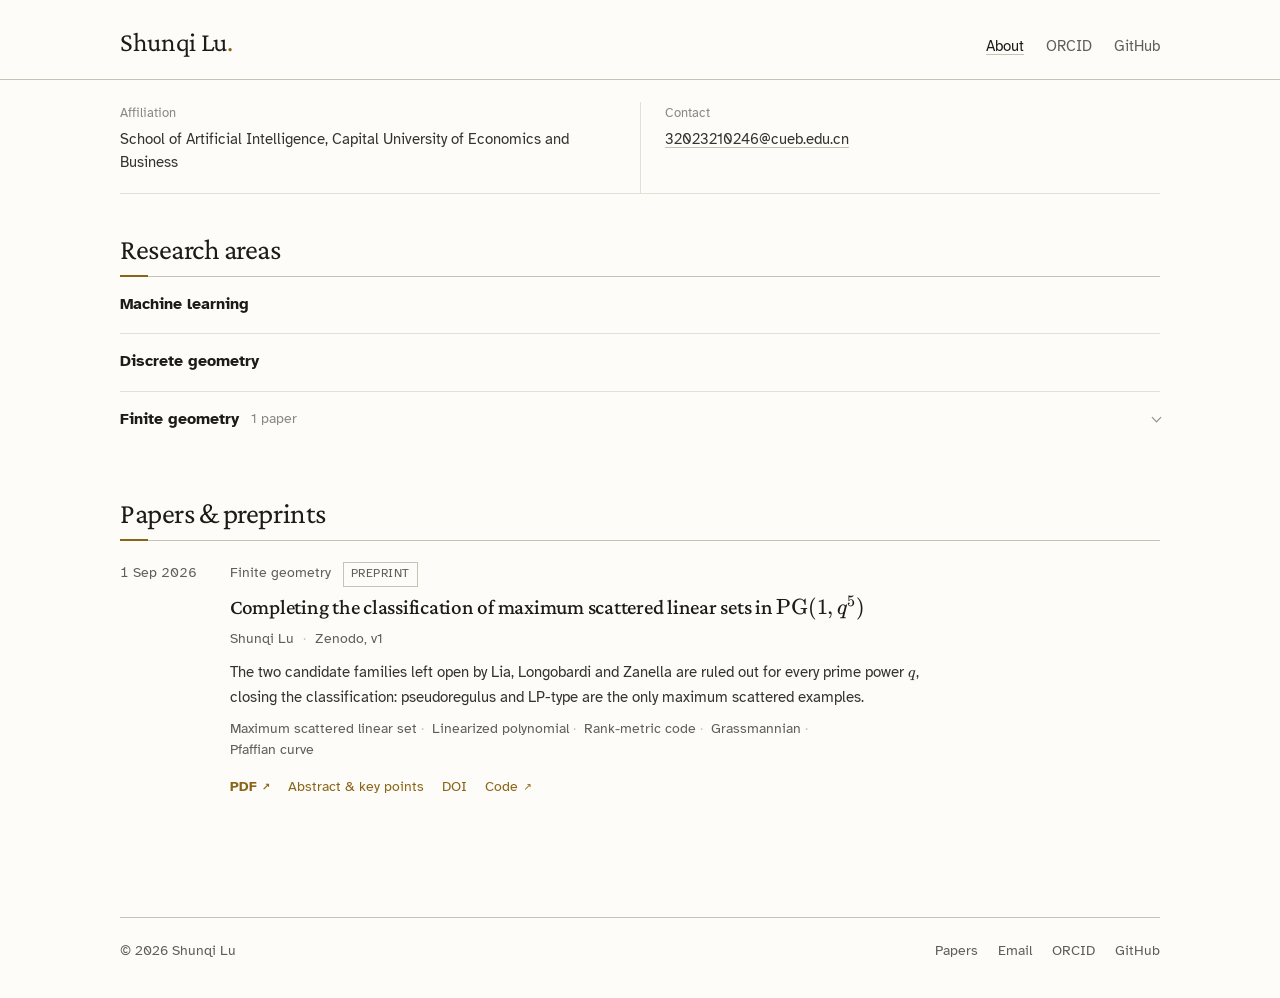
<file: index.html>
<!doctype html>
<html lang="en">
<head>
  <meta charset="utf-8">
  <meta name="viewport" content="width=device-width, initial-scale=1">
  <title>Shunqi Lu | Machine Learning, Discrete &amp; Finite Geometry</title>
  <meta name="description" content="Academic homepage of Shunqi Lu at Capital University of Economics and Business. Papers on neural network approximation, discrete geometry, and finite geometry.">
  <meta name="author" content="Shunqi Lu">
  <meta property="og:site_name" content="Shunqi Lu">
  <meta name="robots" content="index, follow">
  <meta name="theme-color" content="#fdfcf9" media="(prefers-color-scheme: light)">
  <meta name="theme-color" content="#161614" media="(prefers-color-scheme: dark)">
  <link rel="canonical" href="https://shunqilu.github.io/">
  <link rel="preload" href="/assets/fonts/crimson-pro-roman.woff2" as="font" type="font/woff2" crossorigin>
  <link rel="preload" href="/assets/fonts/atkinson-hyperlegible-regular.woff2" as="font" type="font/woff2" crossorigin>
  <link rel="stylesheet" href="/assets/katex/katex.min.css?v=20260914-sfogliato">
  <link rel="stylesheet" href="/assets/style.css?v=20260914-sfogliato">
  <link rel="icon" href="/assets/favicon.svg?v=20260914-sfogliato" type="image/svg+xml">
  <!-- KaTeX is vendored, so formulae do not depend on a third-party host. Both
       files must load before site.js, which calls the auto-render extension. -->
  <script src="/assets/katex/katex.min.js?v=20260914-sfogliato" defer></script>
  <script src="/assets/katex/auto-render.min.js?v=20260914-sfogliato" defer></script>
  <script src="/assets/site.js?v=20260914-sfogliato" defer></script>
  <script type="application/ld+json">{"@context": "https://schema.org", "@type": "Person", "name": "Shunqi Lu", "url": "https://shunqilu.github.io/", "email": "mailto:32023210246@cueb.edu.cn", "affiliation": {"@type": "Organization", "name": "School of Artificial Intelligence, Capital University of Economics and Business"}, "sameAs": ["https://orcid.org/0009-0005-8251-2070", "https://github.com/ShunqiLu"], "knowsAbout": ["Machine learning", "Discrete geometry", "Finite geometry"]}</script>
  <script type="application/ld+json">{"@context": "https://schema.org", "@type": "WebSite", "name": "Shunqi Lu", "alternateName": "ShunqiLu", "url": "https://shunqilu.github.io/"}</script>
  <meta name="google-site-verification" content="ZRZrirURe-KQA08N1yXr4s3YXLZvuO_gu1a-0cFbOYM">
</head>
<body>
  <a class="skip-link" href="#papers">Skip to the publication list</a>

  <header class="masthead">
    <div class="shell masthead-inner">
      <h1 class="mast-name"><a href="/">Shunqi Lu<span class="dot" aria-hidden="true">.</span></a></h1>
      <nav class="mast-nav" aria-label="Main navigation">
        <a href="/" aria-current="page">About</a>
        <a href="https://orcid.org/0009-0005-8251-2070" rel="me">ORCID</a>
        <a href="https://github.com/ShunqiLu" rel="me">GitHub</a>
      </nav>
    </div>
  </header>

  <div class="shell">
    <dl class="dateline">
      <div>
        <dt>Affiliation</dt>
        <dd>School of Artificial Intelligence, Capital University of Economics and Business</dd>
      </div>
      <div>
        <dt>Contact</dt>
        <dd><a href="mailto:32023210246@cueb.edu.cn">32023210246@cueb.edu.cn</a></dd>
      </div>
    </dl>
  </div>

  <main id="main">
    <!-- Research areas. Add or remove one .area block per area; each lists the papers
         filed under it, linked to their entry below. Any number of areas or papers.
         Non-ASCII text is written as character entities on purpose: it keeps these
         files pure ASCII and therefore immune to editor encoding accidents. -->
    <section class="shell section" aria-labelledby="research-heading">
      <div class="section-head">
        <h2 class="section-title" id="research-heading">Research areas</h2>
      </div>
      <dl class="areas">
        <div class="area">
          <dt class="area-head">
            <span class="area-name">Machine learning</span>
          </dt>
          <dd class="area-drop"></dd>
        </div>
        <div class="area">
          <dt class="area-head">
            <span class="area-name">Discrete geometry</span>
          </dt>
          <dd class="area-drop"></dd>
        </div>
        <div class="area">
          <dt class="area-head">
            <span class="area-name">Finite geometry</span>
            <span class="area-count" data-area-count></span>
            <span class="area-cue" aria-hidden="true"></span>
          </dt>
          <dd class="area-drop">
            <ul class="area-papers">
              <li><a href="#p-scattered-linear-sets">Completing the classification of maximum scattered linear sets in \(\mathrm{PG}(1, q^5)\)</a></li>
            </ul>
          </dd>
        </div>
      </dl>
    </section>

    <!-- Publication list, newest first. To add a paper, copy one <article class="paper-card">
         block and give it an id, then reference that id from its research areas above. -->
    <section class="shell section" id="papers" aria-labelledby="papers-heading">
      <div class="section-head">
        <h2 class="section-title" id="papers-heading">Papers &amp; preprints</h2>
      </div>
      <div class="paper-grid">
        <article class="paper-card" id="p-scattered-linear-sets">
          <p class="paper-date"><time datetime="2026-09-01">1 Sep 2026</time></p>
          <div>
            <div class="paper-tagline">
              <p class="paper-field">Finite geometry</p>
              <p class="badge">Preprint</p>
            </div>
            <h2 class="paper-title"><a href="/publications/maximum-scattered-linear-sets-pg1q5.html">Completing the classification of maximum scattered linear sets in \(\mathrm{PG}(1, q^5)\)</a></h2>
            <p class="paper-byline">Shunqi Lu <span class="sep" aria-hidden="true">&middot;</span> Zenodo, v1</p>
            <p class="paper-summary">The two candidate families left open by Lia, Longobardi and Zanella are ruled out for every prime power \(q\), closing the classification: pseudoregulus and LP-type are the only maximum scattered examples.</p>
            <ul class="tag-list">
              <li>Maximum scattered linear set</li>
              <li>Linearized polynomial</li>
              <li>Rank-metric code</li>
              <li>Grassmannian</li>
              <li>Pfaffian curve</li>
            </ul>
            <div class="paper-links">
              <a class="link-pdf" href="/publications/classification_maximum_scattered_linear_sets_PG1q5.pdf" type="application/pdf">PDF <span class="arrow" aria-hidden="true">&#8599;</span></a>
              <a href="/publications/maximum-scattered-linear-sets-pg1q5.html">Abstract &amp; key points</a>
              <a href="https://doi.org/10.5281/zenodo.22232593">DOI</a>
              <a href="https://github.com/ShunqiLu/maximum-scattered-linear-sets-pg1q5">Code <span class="arrow" aria-hidden="true">&#8599;</span></a>
            </div>
          </div>
        </article>
      </div>
    </section>
  </main>

  <div class="shell">
    <footer class="site-footer">
      <p>&copy; 2026 Shunqi Lu</p>
      <div class="footer-links">
        <a href="#papers">Papers</a>
        <a href="mailto:32023210246@cueb.edu.cn">Email</a>
        <a href="https://orcid.org/0009-0005-8251-2070" rel="me">ORCID</a>
        <a href="https://github.com/ShunqiLu" rel="me">GitHub</a>
      </div>
    </footer>
  </div>
</body>
</html>
</file>
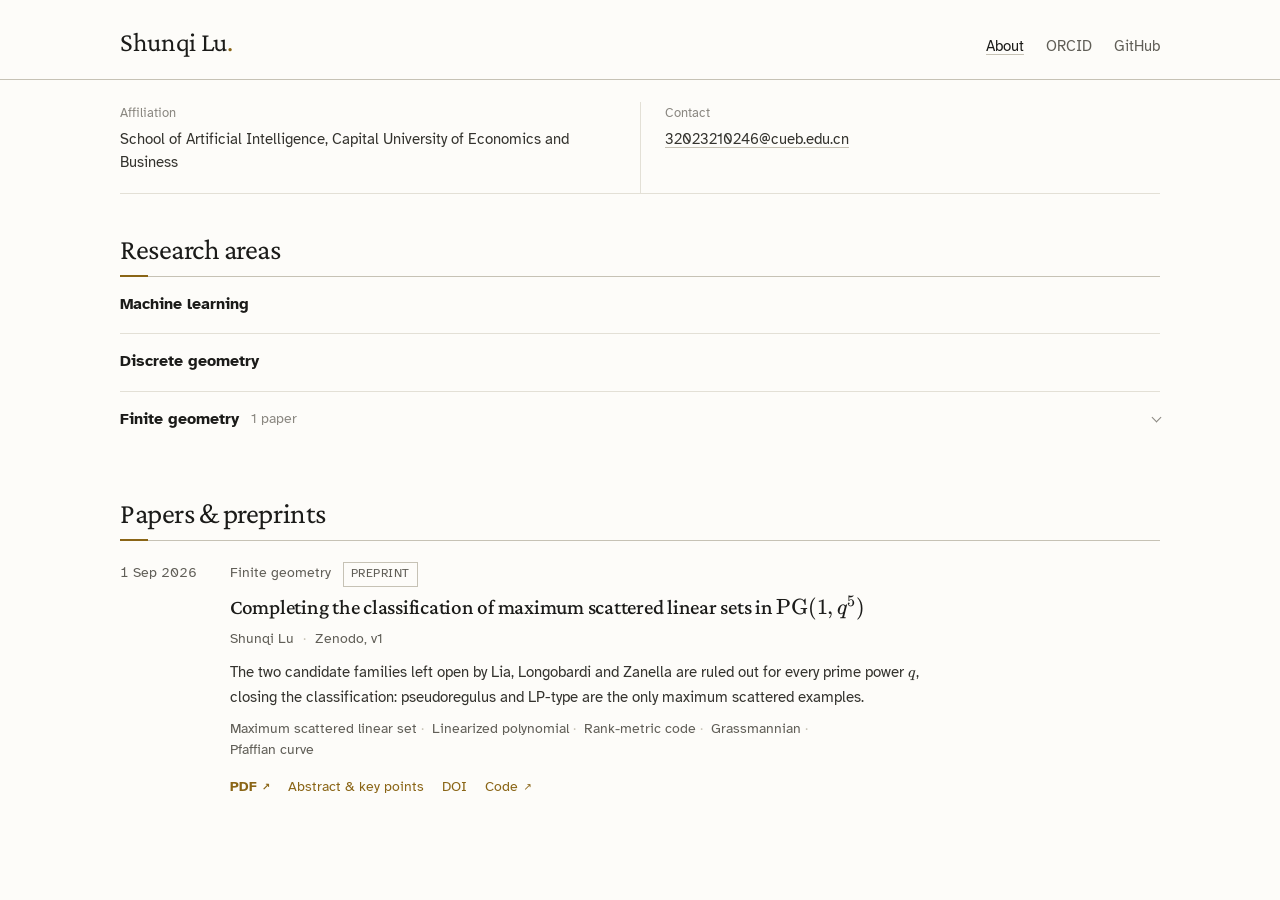
<file: publications/index.html>
<!doctype html>
<html lang="en">
<head>
  <meta charset="utf-8">
  <meta name="viewport" content="width=device-width, initial-scale=1">
  <title>Papers | Shunqi Lu</title>
  <meta name="description" content="The publication list now lives on the homepage.">
  <meta name="author" content="Shunqi Lu">
  <meta property="og:site_name" content="Shunqi Lu">
  <!-- This address was published before the list moved to the homepage, so it is kept
       alive as a redirect rather than deleted. -->
  <meta name="robots" content="noindex, follow">
  <meta http-equiv="refresh" content="0; url=/#papers">
  <meta name="theme-color" content="#fdfcf9" media="(prefers-color-scheme: light)">
  <meta name="theme-color" content="#161614" media="(prefers-color-scheme: dark)">
  <link rel="canonical" href="https://shunqilu.github.io/">
  <link rel="stylesheet" href="/assets/style.css?v=20260914-sfogliato">
  <link rel="icon" href="/assets/favicon.svg?v=20260914-sfogliato" type="image/svg+xml">
</head>
<body>
  <header class="masthead">
    <div class="shell masthead-inner">
      <p class="mast-name"><a href="/">Shunqi Lu<span class="dot" aria-hidden="true">.</span></a></p>
      <nav class="mast-nav" aria-label="Main navigation">
        <a href="/">About</a>
        <a href="https://orcid.org/0009-0005-8251-2070" rel="me">ORCID</a>
        <a href="https://github.com/ShunqiLu" rel="me">GitHub</a>
      </nav>
    </div>
  </header>

  <main id="main" class="shell">
    <header class="page-hero">
      <h1 class="page-title">The papers moved</h1>
      <p class="lead">The complete publication list is now on the <a href="/#papers">homepage</a>. You are being redirected there.</p>
      <div class="resources">
        <a class="btn btn-primary" href="/#papers">Go to the paper list</a>
      </div>
    </header>
  </main>

  <div class="shell">
    <footer class="site-footer">
      <p>© 2026 Shunqi Lu</p>
      <div class="footer-links">
        <a href="/">About</a>
        <a href="/#papers">Papers</a>
        <a href="mailto:32023210246@cueb.edu.cn">Email</a>
      </div>
    </footer>
  </div>
</body>
</html>
</file>
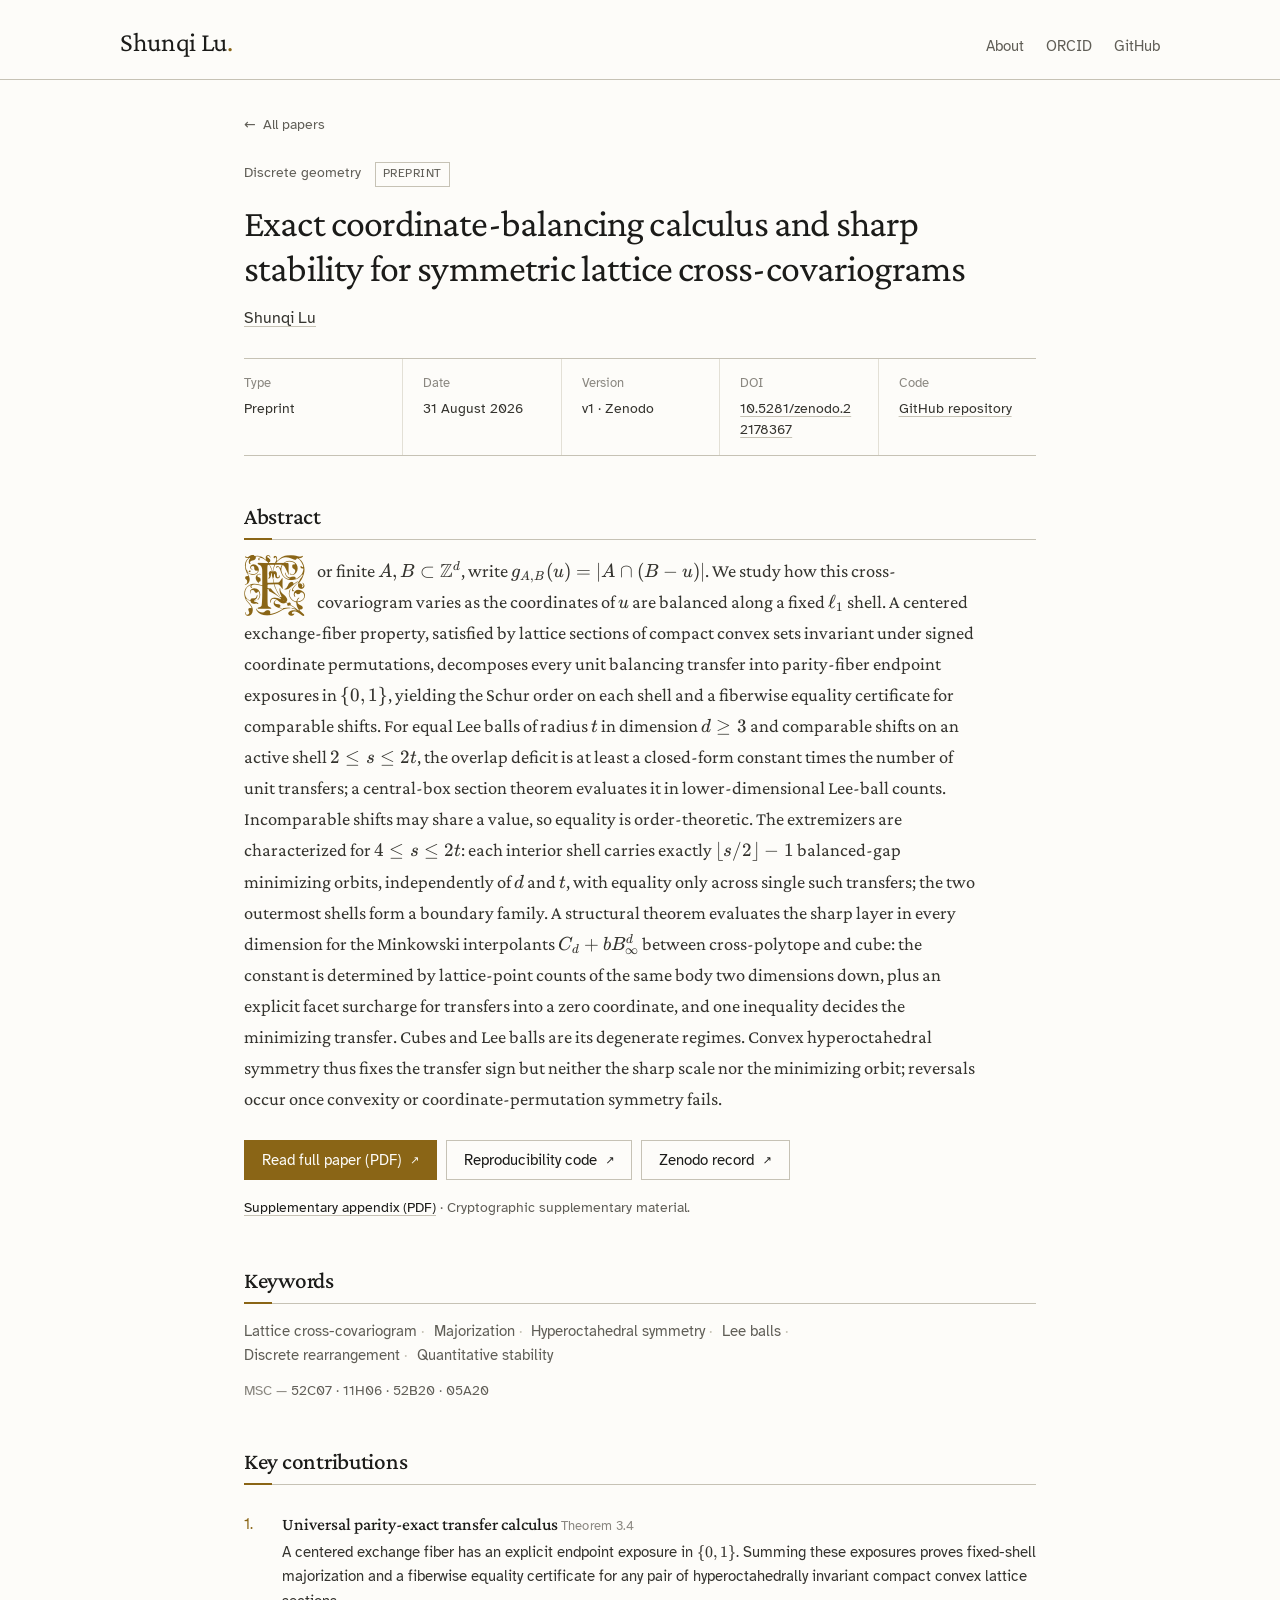
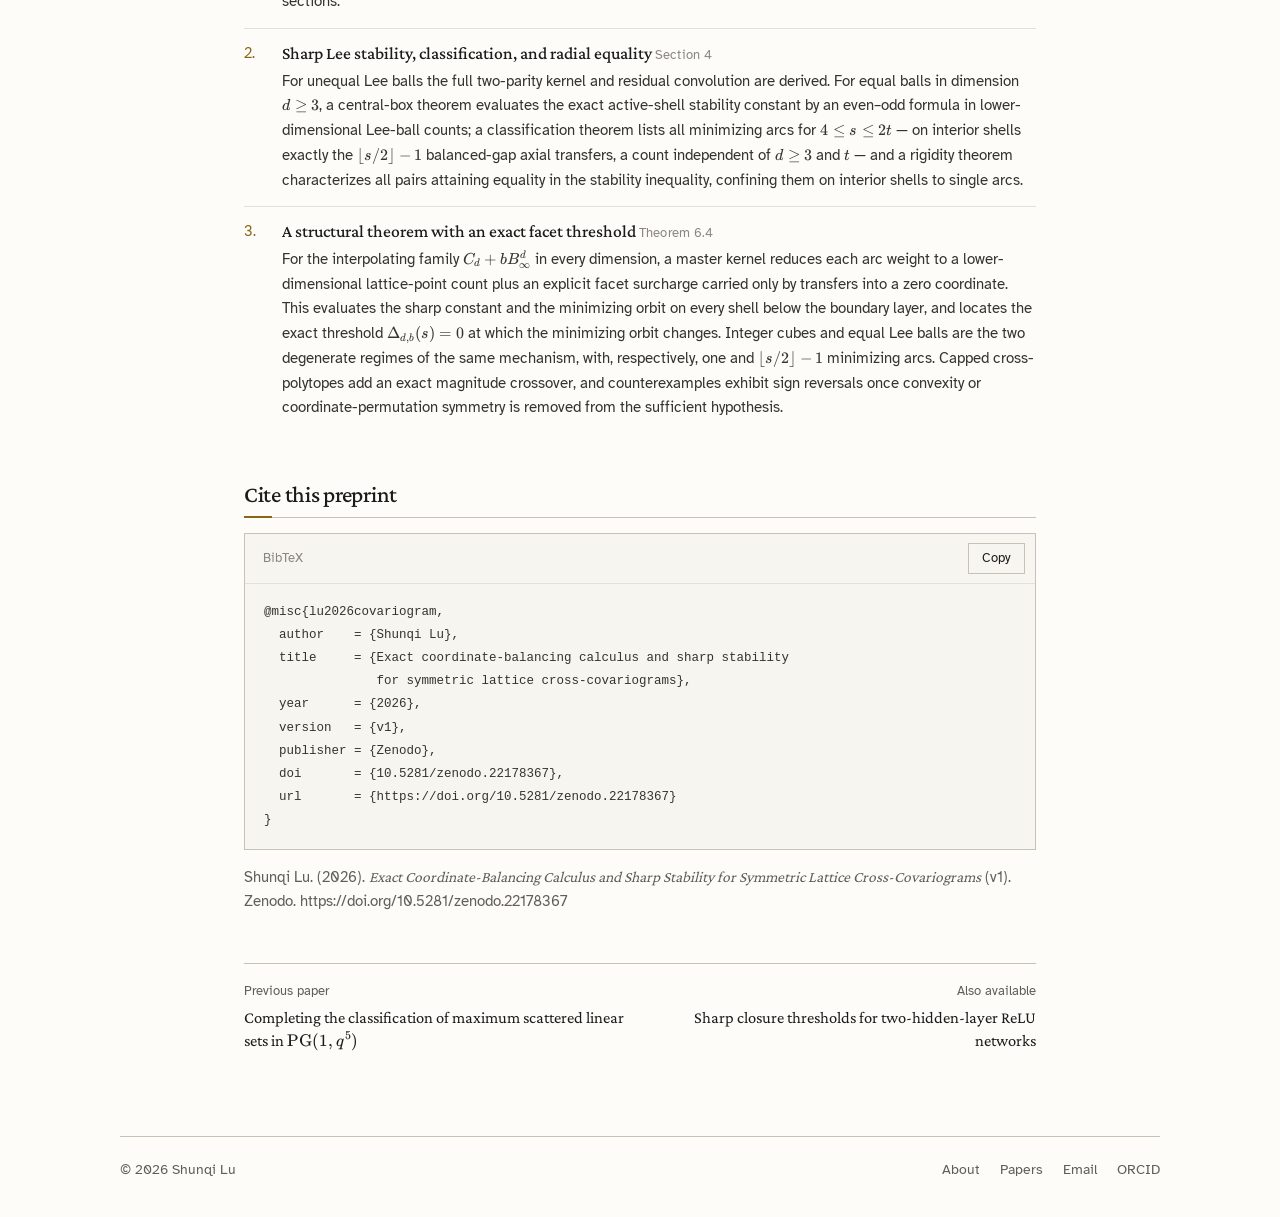
<file: publications/covariogram-balancing.html>
<!doctype html>
<html lang="en">
<head>
  <meta charset="utf-8">
  <meta name="viewport" content="width=device-width, initial-scale=1">
  <title>Exact coordinate-balancing calculus and sharp stability for symmetric lattice cross-covariograms | Shunqi Lu</title>
  <meta name="description" content="Balancing the coordinates of a shift along a fixed l1 shell never decreases lattice overlap: the exact transfer calculus, the sharp constant for Lee balls, and the minimizing orbits. Abstract, keywords, key contributions, PDF, and code.">
  <meta name="author" content="Shunqi Lu">
  <meta name="keywords" content="lattice cross-covariogram, majorization, hyperoctahedral symmetry, Lee balls, discrete rearrangement, quantitative stability">
  <meta property="og:site_name" content="Shunqi Lu">
  <meta name="robots" content="index, follow">
  <meta name="theme-color" content="#fdfcf9" media="(prefers-color-scheme: light)">
  <meta name="theme-color" content="#161614" media="(prefers-color-scheme: dark)">
  <link rel="canonical" href="https://shunqilu.github.io/publications/covariogram-balancing.html">
  <link rel="preload" href="/assets/fonts/crimson-pro-roman.woff2" as="font" type="font/woff2" crossorigin>
  <link rel="preload" href="/assets/fonts/atkinson-hyperlegible-regular.woff2" as="font" type="font/woff2" crossorigin>
  <link rel="stylesheet" href="/assets/katex/katex.min.css?v=20260914-sfogliato">
  <link rel="stylesheet" href="/assets/style.css?v=20260914-sfogliato">
  <link rel="icon" href="/assets/favicon.svg?v=20260914-sfogliato" type="image/svg+xml">
  <!-- KaTeX is vendored, so formulae do not depend on a third-party host. Both
       files must load before site.js, which calls the auto-render extension. -->
  <script src="/assets/katex/katex.min.js?v=20260914-sfogliato" defer></script>
  <script src="/assets/katex/auto-render.min.js?v=20260914-sfogliato" defer></script>
  <script src="/assets/site.js?v=20260914-sfogliato" defer></script>
  <meta name="citation_title" content="Exact coordinate-balancing calculus and sharp stability for symmetric lattice cross-covariograms">
  <meta name="citation_author" content="Shunqi Lu">
  <meta name="citation_publication_date" content="2026/08/31">
  <meta name="citation_pdf_url" content="https://shunqilu.github.io/publications/covariogram-balancing.pdf">
  <meta name="citation_doi" content="10.5281/zenodo.22178367">
  <meta name="citation_language" content="en">
  <meta name="citation_abstract_html_url" content="https://shunqilu.github.io/publications/covariogram-balancing.html">
  <meta name="citation_keywords" content="lattice cross-covariogram; majorization; hyperoctahedral symmetry; Lee balls; discrete rearrangement; quantitative stability">
</head>
<body>
  <a class="skip-link" href="#main">Skip to content</a>

  <header class="masthead">
    <div class="shell masthead-inner">
      <p class="mast-name"><a href="/">Shunqi Lu<span class="dot" aria-hidden="true">.</span></a></p>
      <nav class="mast-nav" aria-label="Main navigation">
        <a href="/">About</a>
        <a href="https://orcid.org/0009-0005-8251-2070" rel="me">ORCID</a>
        <a href="https://github.com/ShunqiLu" rel="me">GitHub</a>
      </nav>
    </div>
  </header>

  <main id="main">
    <article class="article">
      <a class="back-link" href="/#papers"><span class="arrow" aria-hidden="true">&larr;</span> All papers</a>

      <header>
        <div class="article-tagline">
          <p class="eyebrow">Discrete geometry</p>
          <p class="badge">Preprint</p>
        </div>
        <h1 class="article-title">Exact coordinate-balancing calculus and sharp stability for symmetric lattice cross-covariograms</h1>
        <p class="authors"><a href="/">Shunqi Lu</a></p>
        <dl class="fact-grid">
          <div>
            <dt>Type</dt>
            <dd>Preprint</dd>
          </div>
          <div>
            <dt>Date</dt>
            <dd><time datetime="2026-08-31">31 August 2026</time></dd>
          </div>
          <div>
            <dt>Version</dt>
            <dd>v1 &middot; Zenodo</dd>
          </div>
          <div>
            <dt>DOI</dt>
            <dd><a href="https://doi.org/10.5281/zenodo.22178367">10.5281/zenodo.22178367</a></dd>
          </div>
          <div>
            <dt>Code</dt>
            <dd><a href="https://github.com/ShunqiLu/covariogram-balancing">GitHub repository</a></dd>
          </div>
        </dl>
      </header>

      <!-- Abstract, keywords, and key contributions are taken from the paper itself.
           Formulae are LaTeX between \( and \), typeset by KaTeX; every symbol and
           every numeral belonging to an expression sits inside the delimiters so
           the whole expression is set in one face. Prose stays pure ASCII, with
           character entities for the few non-ASCII marks. -->
      <section class="block" aria-labelledby="abstract-heading">
        <div class="block-head"><h2 id="abstract-heading">Abstract</h2></div>
        <div class="abstract">
          <p>For finite \(A, B \subset \mathbb{Z}^d\), write \(g_{A,B}(u) = |A \cap (B - u)|\). We study how this cross-covariogram varies as the coordinates of \(u\) are balanced along a fixed \(\ell_1\) shell. A centered exchange-fiber property, satisfied by lattice sections of compact convex sets invariant under signed coordinate permutations, decomposes every unit balancing transfer into parity-fiber endpoint exposures in \(\{0, 1\}\), yielding the Schur order on each shell and a fiberwise equality certificate for comparable shifts. For equal Lee balls of radius \(t\) in dimension \(d \ge 3\) and comparable shifts on an active shell \(2 \le s \le 2t\), the overlap deficit is at least a closed-form constant times the number of unit transfers; a central-box section theorem evaluates it in lower-dimensional Lee-ball counts. Incomparable shifts may share a value, so equality is order-theoretic. The extremizers are characterized for \(4 \le s \le 2t\): each interior shell carries exactly \(\lfloor s/2 \rfloor - 1\) balanced-gap minimizing orbits, independently of \(d\) and \(t\), with equality only across single such transfers; the two outermost shells form a boundary family. A structural theorem evaluates the sharp layer in every dimension for the Minkowski interpolants \(C_d + bB^d_\infty\) between cross-polytope and cube: the constant is determined by lattice-point counts of the same body two dimensions down, plus an explicit facet surcharge for transfers into a zero coordinate, and one inequality decides the minimizing transfer. Cubes and Lee balls are its degenerate regimes. Convex hyperoctahedral symmetry thus fixes the transfer sign but neither the sharp scale nor the minimizing orbit; reversals occur once convexity or coordinate-permutation symmetry fails.</p>
        </div>
        <div class="resources">
          <a class="btn btn-primary" href="/publications/covariogram-balancing.pdf" type="application/pdf">Read full paper (PDF) <span class="arrow" aria-hidden="true">&#8599;</span></a>
          <a class="btn" href="https://github.com/ShunqiLu/covariogram-balancing">Reproducibility code <span class="arrow" aria-hidden="true">&#8599;</span></a>
          <a class="btn" href="https://doi.org/10.5281/zenodo.22178367">Zenodo record <span class="arrow" aria-hidden="true">&#8599;</span></a>
        </div>
        <p class="supplement"><a href="/publications/online_resource_crypto.pdf" type="application/pdf">Supplementary appendix (PDF)</a> &middot; Cryptographic supplementary material.</p>
      </section>

      <section class="block" aria-labelledby="keywords-heading">
        <div class="block-head"><h2 id="keywords-heading">Keywords</h2></div>
        <ul class="tag-list is-roomy">
          <li>Lattice cross-covariogram</li>
          <li>Majorization</li>
          <li>Hyperoctahedral symmetry</li>
          <li>Lee balls</li>
          <li>Discrete rearrangement</li>
          <li>Quantitative stability</li>
        </ul>
        <p class="msc"><span>MSC &mdash;</span> 52C07 &middot; 11H06 &middot; 52B20 &middot; 05A20</p>
      </section>

      <!-- The three contributions the paper states in its own Section 1.1. -->
      <section class="block" aria-labelledby="keypoints-heading">
        <div class="block-head"><h2 id="keypoints-heading">Key contributions</h2></div>
        <ol class="keypoints">
          <li>
            <div>
              <strong>Universal parity-exact transfer calculus <span class="ref">Theorem 3.4</span></strong>
              <p>A centered exchange fiber has an explicit endpoint exposure in \(\{0, 1\}\). Summing these exposures proves fixed-shell majorization and a fiberwise equality certificate for any pair of hyperoctahedrally invariant compact convex lattice sections.</p>
            </div>
          </li>
          <li>
            <div>
              <strong>Sharp Lee stability, classification, and radial equality <span class="ref">Section 4</span></strong>
              <p>For unequal Lee balls the full two-parity kernel and residual convolution are derived. For equal balls in dimension \(d \ge 3\), a central-box theorem evaluates the exact active-shell stability constant by an even&ndash;odd formula in lower-dimensional Lee-ball counts; a classification theorem lists all minimizing arcs for \(4 \le s \le 2t\) &mdash; on interior shells exactly the \(\lfloor s/2 \rfloor - 1\) balanced-gap axial transfers, a count independent of \(d \ge 3\) and \(t\) &mdash; and a rigidity theorem characterizes all pairs attaining equality in the stability inequality, confining them on interior shells to single arcs.</p>
            </div>
          </li>
          <li>
            <div>
              <strong>A structural theorem with an exact facet threshold <span class="ref">Theorem 6.4</span></strong>
              <p>For the interpolating family \(C_d + bB^d_\infty\) in every dimension, a master kernel reduces each arc weight to a lower-dimensional lattice-point count plus an explicit facet surcharge carried only by transfers into a zero coordinate. This evaluates the sharp constant and the minimizing orbit on every shell below the boundary layer, and locates the exact threshold \(\Delta_{d,b}(s) = 0\) at which the minimizing orbit changes. Integer cubes and equal Lee balls are the two degenerate regimes of the same mechanism, with, respectively, one and \(\lfloor s/2 \rfloor - 1\) minimizing arcs. Capped cross-polytopes add an exact magnitude crossover, and counterexamples exhibit sign reversals once convexity or coordinate-permutation symmetry is removed from the sufficient hypothesis.</p>
            </div>
          </li>
        </ol>
      </section>

      <section class="block" aria-labelledby="cite-heading">
        <div class="block-head"><h2 id="cite-heading">Cite this preprint</h2></div>
        <div class="bib">
          <div class="bib-head">
            <p>BibTeX</p>
            <button class="copy-btn" type="button" data-copy-target="#bib-covariogram" hidden>Copy</button>
          </div>
          <pre id="bib-covariogram"><code>@misc{lu2026covariogram,
  author    = {Shunqi Lu},
  title     = {Exact coordinate-balancing calculus and sharp stability
               for symmetric lattice cross-covariograms},
  year      = {2026},
  version   = {v1},
  publisher = {Zenodo},
  doi       = {10.5281/zenodo.22178367},
  url       = {https://doi.org/10.5281/zenodo.22178367}
}</code></pre>
        </div>
        <p class="cite-plain">Shunqi Lu. (2026). <i>Exact Coordinate-Balancing Calculus and Sharp Stability for Symmetric Lattice Cross-Covariograms</i> (v1). Zenodo. https://doi.org/10.5281/zenodo.22178367</p>
      </section>

      <nav class="paper-nav" aria-label="Other papers">
        <a href="/publications/maximum-scattered-linear-sets-pg1q5.html">
          <span class="dir">Previous paper</span>
          <span class="label">Completing the classification of maximum scattered linear sets in \(\mathrm{PG}(1, q^5)\)</span>
        </a>
        <a class="is-next" href="/publications/sharp-closure-thresholds.html">
          <span class="dir">Also available</span>
          <span class="label">Sharp closure thresholds for two-hidden-layer ReLU networks</span>
        </a>
      </nav>
    </article>
  </main>

  <div class="shell">
    <footer class="site-footer">
      <p>&copy; 2026 Shunqi Lu</p>
      <div class="footer-links">
        <a href="/">About</a>
        <a href="/#papers">Papers</a>
        <a href="mailto:32023210246@cueb.edu.cn">Email</a>
        <a href="https://orcid.org/0009-0005-8251-2070" rel="me">ORCID</a>
      </div>
    </footer>
  </div>
</body>
</html>
</file>
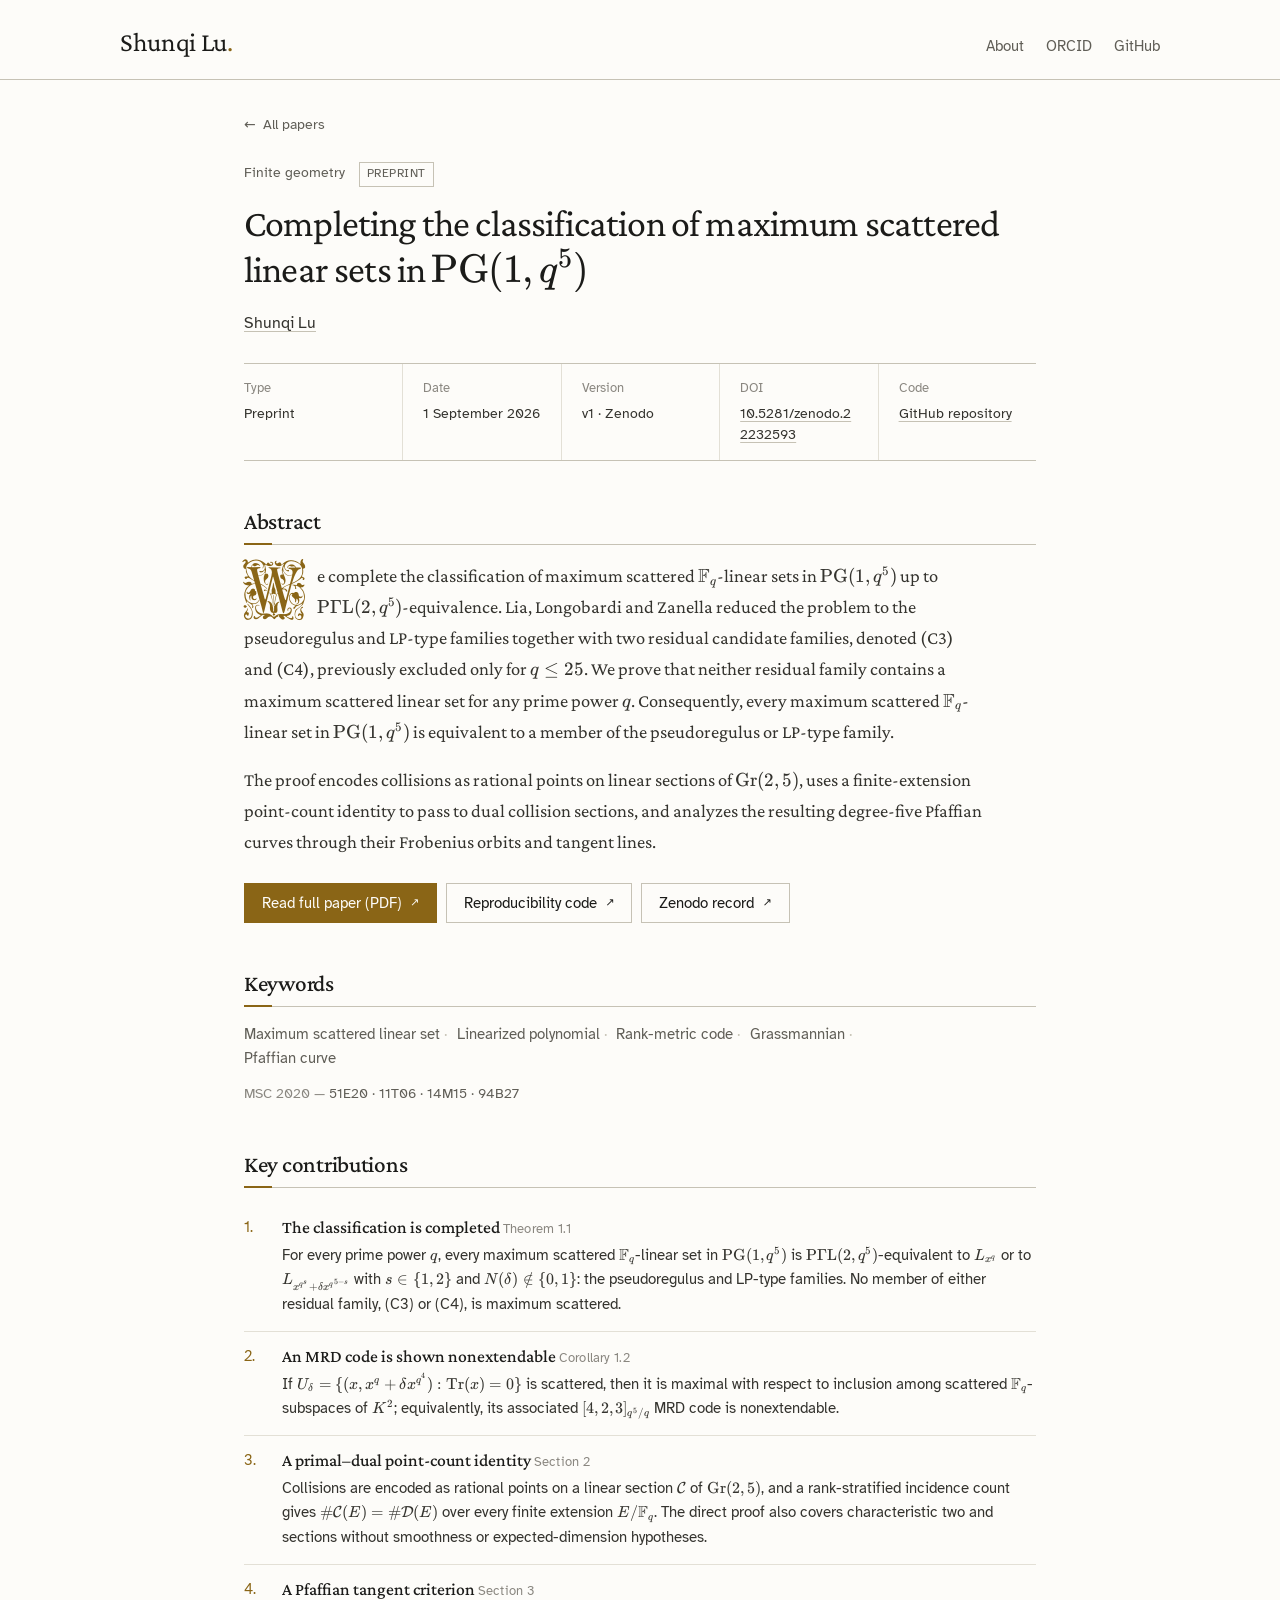
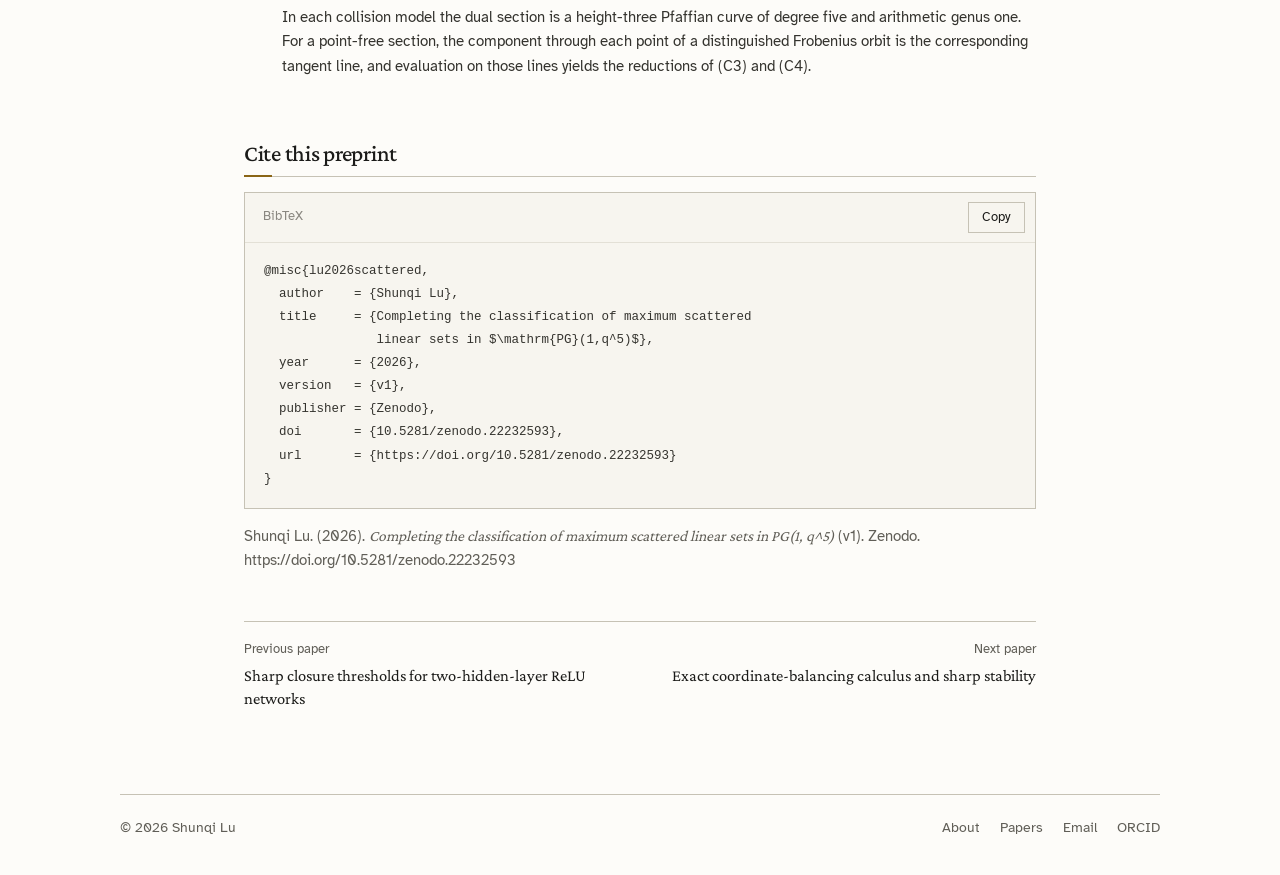
<file: publications/maximum-scattered-linear-sets-pg1q5.html>
<!doctype html>
<html lang="en">
<head>
  <meta charset="utf-8">
  <meta name="viewport" content="width=device-width, initial-scale=1">
  <title>Completing the classification of maximum scattered linear sets in PG(1, q^5) | Shunqi Lu</title>
  <meta name="description" content="The classification of maximum scattered Fq-linear sets in PG(1,q^5) is completed: the two residual families are excluded for every prime power q. Abstract, keywords, key contributions, PDF, and code.">
  <meta name="author" content="Shunqi Lu">
  <meta name="keywords" content="maximum scattered linear set, linearized polynomial, rank-metric code, Grassmannian, Pfaffian curve">
  <meta property="og:site_name" content="Shunqi Lu">
  <meta name="robots" content="index, follow">
  <meta name="theme-color" content="#fdfcf9" media="(prefers-color-scheme: light)">
  <meta name="theme-color" content="#161614" media="(prefers-color-scheme: dark)">
  <link rel="canonical" href="https://shunqilu.github.io/publications/maximum-scattered-linear-sets-pg1q5.html">
  <link rel="preload" href="/assets/fonts/crimson-pro-roman.woff2" as="font" type="font/woff2" crossorigin>
  <link rel="preload" href="/assets/fonts/atkinson-hyperlegible-regular.woff2" as="font" type="font/woff2" crossorigin>
  <link rel="stylesheet" href="/assets/katex/katex.min.css?v=20260914-sfogliato">
  <link rel="stylesheet" href="/assets/style.css?v=20260914-sfogliato">
  <link rel="icon" href="/assets/favicon.svg?v=20260914-sfogliato" type="image/svg+xml">
  <!-- KaTeX is vendored, so formulae do not depend on a third-party host. Both
       files must load before site.js, which calls the auto-render extension. -->
  <script src="/assets/katex/katex.min.js?v=20260914-sfogliato" defer></script>
  <script src="/assets/katex/auto-render.min.js?v=20260914-sfogliato" defer></script>
  <script src="/assets/site.js?v=20260914-sfogliato" defer></script>
  <meta name="citation_title" content="Completing the classification of maximum scattered linear sets in PG(1, q^5)">
  <meta name="citation_author" content="Shunqi Lu">
  <meta name="citation_publication_date" content="2026/09/01">
  <meta name="citation_pdf_url" content="https://shunqilu.github.io/publications/classification_maximum_scattered_linear_sets_PG1q5.pdf">
  <meta name="citation_doi" content="10.5281/zenodo.22232593">
  <meta name="citation_language" content="en">
  <meta name="citation_abstract_html_url" content="https://shunqilu.github.io/publications/maximum-scattered-linear-sets-pg1q5.html">
  <meta name="citation_keywords" content="maximum scattered linear set; linearized polynomial; rank-metric code; Grassmannian; Pfaffian curve">
</head>
<body>
  <a class="skip-link" href="#main">Skip to content</a>

  <header class="masthead">
    <div class="shell masthead-inner">
      <p class="mast-name"><a href="/">Shunqi Lu<span class="dot" aria-hidden="true">.</span></a></p>
      <nav class="mast-nav" aria-label="Main navigation">
        <a href="/">About</a>
        <a href="https://orcid.org/0009-0005-8251-2070" rel="me">ORCID</a>
        <a href="https://github.com/ShunqiLu" rel="me">GitHub</a>
      </nav>
    </div>
  </header>

  <main id="main">
    <article class="article">
      <a class="back-link" href="/#papers"><span class="arrow" aria-hidden="true">&larr;</span> All papers</a>

      <header>
        <div class="article-tagline">
          <p class="eyebrow">Finite geometry</p>
          <p class="badge">Preprint</p>
        </div>
        <h1 class="article-title">Completing the classification of maximum scattered linear sets in \(\mathrm{PG}(1, q^5)\)</h1>
        <p class="authors"><a href="/">Shunqi Lu</a></p>
        <dl class="fact-grid">
          <div>
            <dt>Type</dt>
            <dd>Preprint</dd>
          </div>
          <div>
            <dt>Date</dt>
            <dd><time datetime="2026-09-01">1 September 2026</time></dd>
          </div>
          <div>
            <dt>Version</dt>
            <dd>v1 &middot; Zenodo</dd>
          </div>
          <div>
            <dt>DOI</dt>
            <dd><a href="https://doi.org/10.5281/zenodo.22232593">10.5281/zenodo.22232593</a></dd>
          </div>
          <div>
            <dt>Code</dt>
            <dd><a href="https://github.com/ShunqiLu/maximum-scattered-linear-sets-pg1q5">GitHub repository</a></dd>
          </div>
        </dl>
      </header>

      <!-- Abstract, keywords, and key contributions are taken from the paper itself.
           Formulae are LaTeX between \( and \), typeset by KaTeX; every symbol and
           every numeral belonging to an expression sits inside the delimiters so
           the whole expression is set in one face. Prose stays pure ASCII, with
           character entities for the few non-ASCII marks. -->
      <section class="block" aria-labelledby="abstract-heading">
        <div class="block-head"><h2 id="abstract-heading">Abstract</h2></div>
        <div class="abstract">
          <p>We complete the classification of maximum scattered \(\mathbb{F}_q\)-linear sets in \(\mathrm{PG}(1, q^5)\) up to \(\mathrm{P}\Gamma\mathrm{L}(2, q^5)\)-equivalence. Lia, Longobardi and Zanella reduced the problem to the pseudoregulus and LP-type families together with two residual candidate families, denoted (C3) and (C4), previously excluded only for \(q \le 25\). We prove that neither residual family contains a maximum scattered linear set for any prime power \(q\). Consequently, every maximum scattered \(\mathbb{F}_q\)-linear set in \(\mathrm{PG}(1, q^5)\) is equivalent to a member of the pseudoregulus or LP-type family.</p>
          <p>The proof encodes collisions as rational points on linear sections of \(\mathrm{Gr}(2, 5)\), uses a finite-extension point-count identity to pass to dual collision sections, and analyzes the resulting degree-five Pfaffian curves through their Frobenius orbits and tangent lines.</p>
        </div>
        <div class="resources">
          <a class="btn btn-primary" href="/publications/classification_maximum_scattered_linear_sets_PG1q5.pdf" type="application/pdf">Read full paper (PDF) <span class="arrow" aria-hidden="true">&#8599;</span></a>
          <a class="btn" href="https://github.com/ShunqiLu/maximum-scattered-linear-sets-pg1q5">Reproducibility code <span class="arrow" aria-hidden="true">&#8599;</span></a>
          <a class="btn" href="https://doi.org/10.5281/zenodo.22232593">Zenodo record <span class="arrow" aria-hidden="true">&#8599;</span></a>
        </div>
      </section>

      <section class="block" aria-labelledby="keywords-heading">
        <div class="block-head"><h2 id="keywords-heading">Keywords</h2></div>
        <ul class="tag-list is-roomy">
          <li>Maximum scattered linear set</li>
          <li>Linearized polynomial</li>
          <li>Rank-metric code</li>
          <li>Grassmannian</li>
          <li>Pfaffian curve</li>
        </ul>
        <p class="msc"><span>MSC 2020 &mdash;</span> 51E20 &middot; 11T06 &middot; 14M15 &middot; 94B27</p>
      </section>

      <!-- One item per numbered result of the paper; the reference says which. -->
      <section class="block" aria-labelledby="keypoints-heading">
        <div class="block-head"><h2 id="keypoints-heading">Key contributions</h2></div>
        <ol class="keypoints">
          <li>
            <div>
              <strong>The classification is completed <span class="ref">Theorem 1.1</span></strong>
              <p>For every prime power \(q\), every maximum scattered \(\mathbb{F}_q\)-linear set in \(\mathrm{PG}(1, q^5)\) is \(\mathrm{P}\Gamma\mathrm{L}(2, q^5)\)-equivalent to \(L_{x^q}\) or to \(L_{x^{q^s} + \delta x^{q^{5-s}}}\) with \(s \in \{1, 2\}\) and \(N(\delta) \notin \{0, 1\}\): the pseudoregulus and LP-type families. No member of either residual family, (C3) or (C4), is maximum scattered.</p>
            </div>
          </li>
          <li>
            <div>
              <strong>An MRD code is shown nonextendable <span class="ref">Corollary 1.2</span></strong>
              <p>If \(U_\delta = \{(x, x^q + \delta x^{q^4}) : \mathrm{Tr}(x) = 0\}\) is scattered, then it is maximal with respect to inclusion among scattered \(\mathbb{F}_q\)-subspaces of \(K^2\); equivalently, its associated \([4, 2, 3]_{q^5/q}\) MRD code is nonextendable.</p>
            </div>
          </li>
          <li>
            <div>
              <strong>A primal&ndash;dual point-count identity <span class="ref">Section 2</span></strong>
              <p>Collisions are encoded as rational points on a linear section \(\mathcal{C}\) of \(\mathrm{Gr}(2, 5)\), and a rank-stratified incidence count gives \(\#\mathcal{C}(E) = \#\mathcal{D}(E)\) over every finite extension \(E/\mathbb{F}_q\). The direct proof also covers characteristic two and sections without smoothness or expected-dimension hypotheses.</p>
            </div>
          </li>
          <li>
            <div>
              <strong>A Pfaffian tangent criterion <span class="ref">Section 3</span></strong>
              <p>In each collision model the dual section is a height-three Pfaffian curve of degree five and arithmetic genus one. For a point-free section, the component through each point of a distinguished Frobenius orbit is the corresponding tangent line, and evaluation on those lines yields the reductions of (C3) and (C4).</p>
            </div>
          </li>
        </ol>
      </section>

      <section class="block" aria-labelledby="cite-heading">
        <div class="block-head"><h2 id="cite-heading">Cite this preprint</h2></div>
        <div class="bib">
          <div class="bib-head">
            <p>BibTeX</p>
            <button class="copy-btn" type="button" data-copy-target="#bib-scattered" hidden>Copy</button>
          </div>
          <pre id="bib-scattered"><code>@misc{lu2026scattered,
  author    = {Shunqi Lu},
  title     = {Completing the classification of maximum scattered
               linear sets in $\mathrm{PG}(1,q^5)$},
  year      = {2026},
  version   = {v1},
  publisher = {Zenodo},
  doi       = {10.5281/zenodo.22232593},
  url       = {https://doi.org/10.5281/zenodo.22232593}
}</code></pre>
        </div>
        <p class="cite-plain">Shunqi Lu. (2026). <i>Completing the classification of maximum scattered linear sets in PG(1, q^5)</i> (v1). Zenodo. https://doi.org/10.5281/zenodo.22232593</p>
      </section>

      <nav class="paper-nav" aria-label="Other papers">
        <a href="/publications/sharp-closure-thresholds.html">
          <span class="dir">Previous paper</span>
          <span class="label">Sharp closure thresholds for two-hidden-layer ReLU networks</span>
        </a>
        <a class="is-next" href="/publications/covariogram-balancing.html">
          <span class="dir">Next paper</span>
          <span class="label">Exact coordinate-balancing calculus and sharp stability</span>
        </a>
      </nav>
    </article>
  </main>

  <div class="shell">
    <footer class="site-footer">
      <p>&copy; 2026 Shunqi Lu</p>
      <div class="footer-links">
        <a href="/">About</a>
        <a href="/#papers">Papers</a>
        <a href="mailto:32023210246@cueb.edu.cn">Email</a>
        <a href="https://orcid.org/0009-0005-8251-2070" rel="me">ORCID</a>
      </div>
    </footer>
  </div>
</body>
</html>
</file>
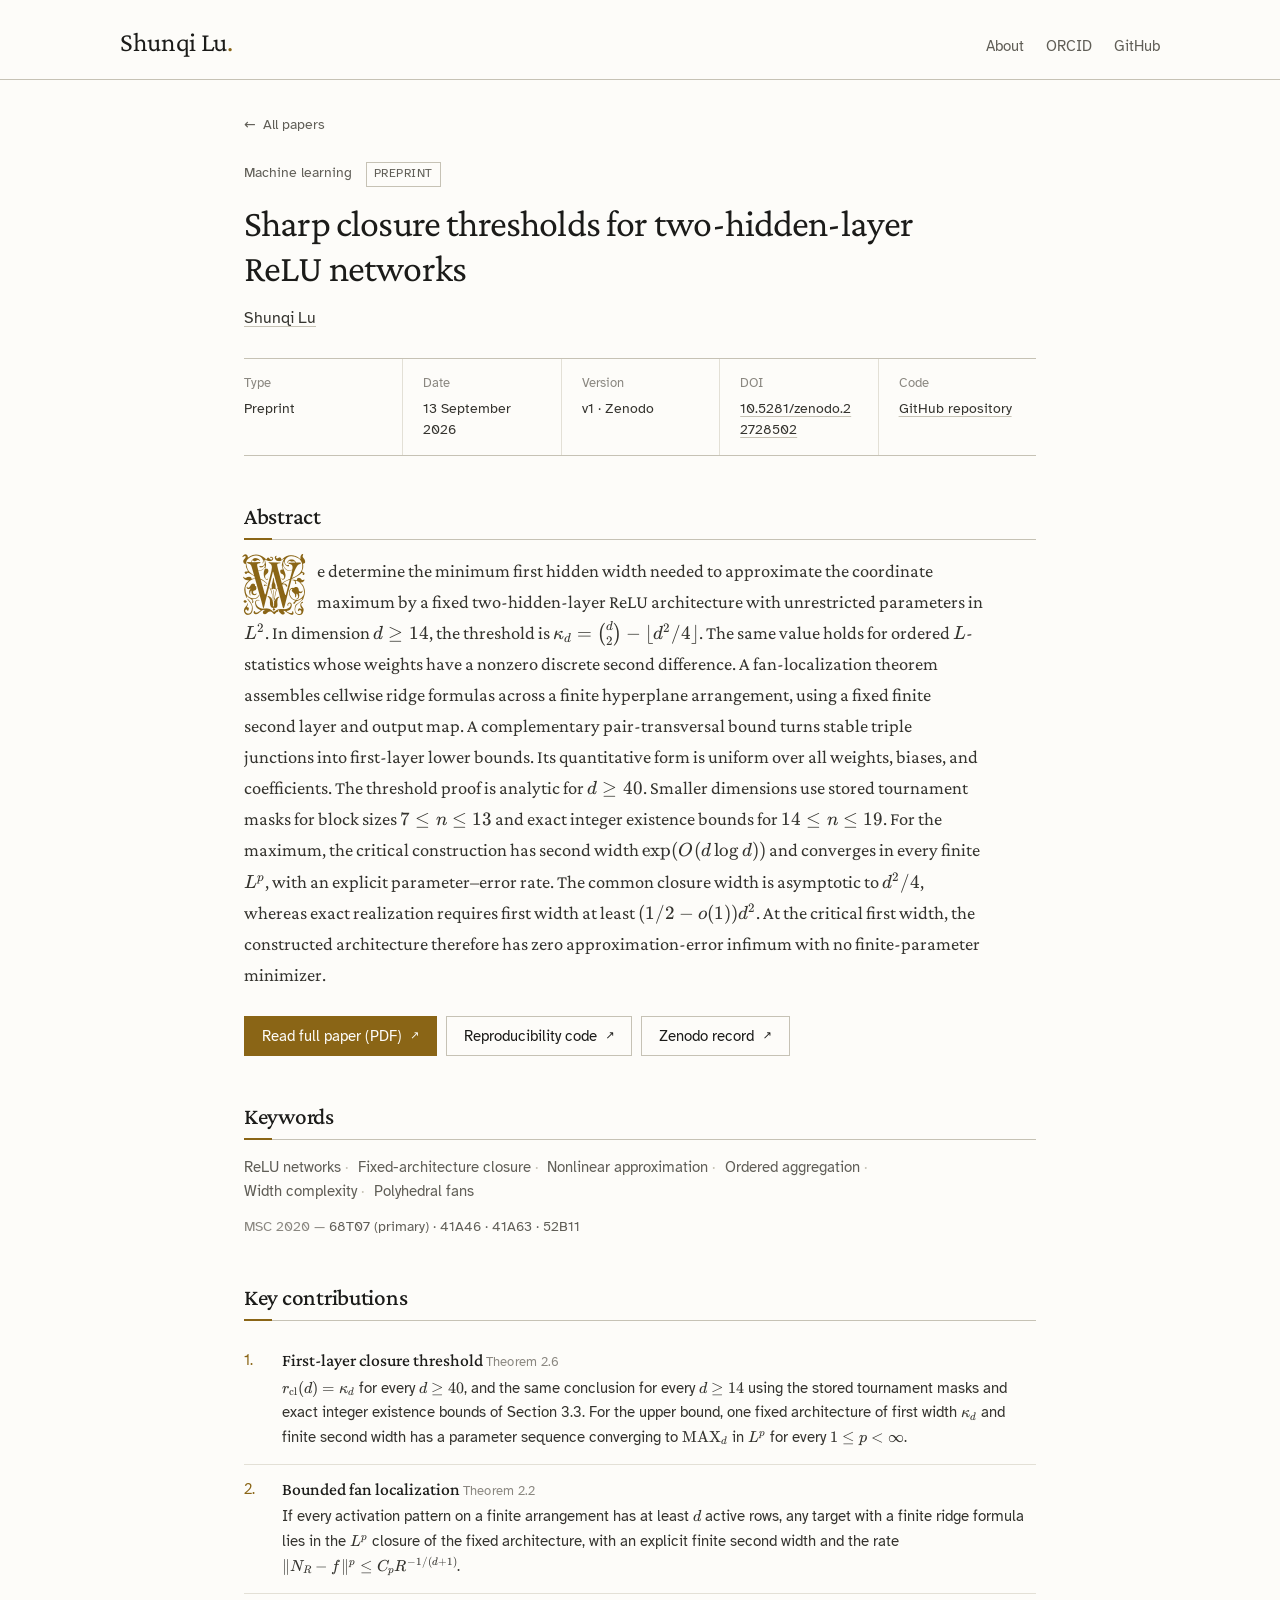
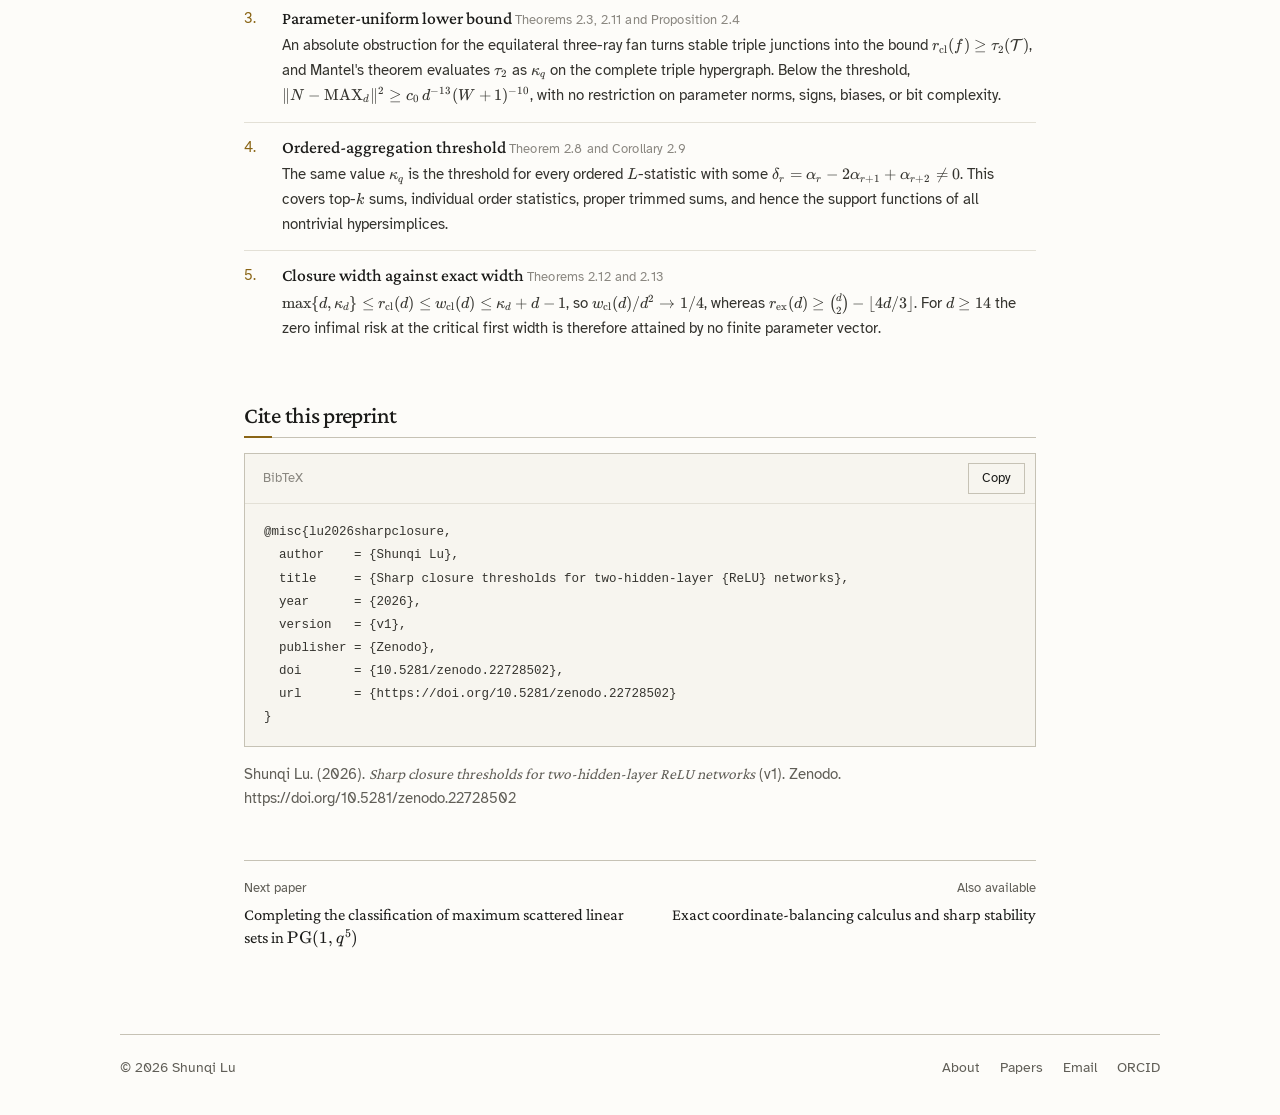
<file: publications/sharp-closure-thresholds.html>
<!doctype html>
<html lang="en">
<head>
  <meta charset="utf-8">
  <meta name="viewport" content="width=device-width, initial-scale=1">
  <title>Sharp closure thresholds for two-hidden-layer ReLU networks | Shunqi Lu</title>
  <meta name="description" content="The exact first hidden width needed to approximate the coordinate maximum in L2 by a two-hidden-layer ReLU network, with abstract, keywords, key contributions, PDF, and reproducibility code.">
  <meta name="author" content="Shunqi Lu">
  <meta name="keywords" content="ReLU networks, fixed-architecture closure, nonlinear approximation, ordered aggregation, width complexity, polyhedral fans">
  <meta property="og:site_name" content="Shunqi Lu">
  <meta name="robots" content="index, follow">
  <meta name="theme-color" content="#fdfcf9" media="(prefers-color-scheme: light)">
  <meta name="theme-color" content="#161614" media="(prefers-color-scheme: dark)">
  <link rel="canonical" href="https://shunqilu.github.io/publications/sharp-closure-thresholds.html">
  <link rel="preload" href="/assets/fonts/crimson-pro-roman.woff2" as="font" type="font/woff2" crossorigin>
  <link rel="preload" href="/assets/fonts/atkinson-hyperlegible-regular.woff2" as="font" type="font/woff2" crossorigin>
  <link rel="stylesheet" href="/assets/katex/katex.min.css?v=20260914-sfogliato">
  <link rel="stylesheet" href="/assets/style.css?v=20260914-sfogliato">
  <link rel="icon" href="/assets/favicon.svg?v=20260914-sfogliato" type="image/svg+xml">
  <!-- KaTeX is vendored, so formulae do not depend on a third-party host. Both
       files must load before site.js, which calls the auto-render extension. -->
  <script src="/assets/katex/katex.min.js?v=20260914-sfogliato" defer></script>
  <script src="/assets/katex/auto-render.min.js?v=20260914-sfogliato" defer></script>
  <script src="/assets/site.js?v=20260914-sfogliato" defer></script>
  <meta name="citation_title" content="Sharp closure thresholds for two-hidden-layer ReLU networks">
  <meta name="citation_author" content="Shunqi Lu">
  <meta name="citation_publication_date" content="2026/09/13">
  <meta name="citation_pdf_url" content="https://shunqilu.github.io/publications/sharp_closure_thresholds_two_hidden_layer_relu_networks_v1.pdf">
  <meta name="citation_doi" content="10.5281/zenodo.22728502">
  <meta name="citation_language" content="en">
  <meta name="citation_abstract_html_url" content="https://shunqilu.github.io/publications/sharp-closure-thresholds.html">
  <meta name="citation_keywords" content="ReLU networks; fixed-architecture closure; nonlinear approximation; ordered aggregation; width complexity; polyhedral fans">
</head>
<body>
  <a class="skip-link" href="#main">Skip to content</a>

  <header class="masthead">
    <div class="shell masthead-inner">
      <p class="mast-name"><a href="/">Shunqi Lu<span class="dot" aria-hidden="true">.</span></a></p>
      <nav class="mast-nav" aria-label="Main navigation">
        <a href="/">About</a>
        <a href="https://orcid.org/0009-0005-8251-2070" rel="me">ORCID</a>
        <a href="https://github.com/ShunqiLu" rel="me">GitHub</a>
      </nav>
    </div>
  </header>

  <main id="main">
    <article class="article">
      <a class="back-link" href="/#papers"><span class="arrow" aria-hidden="true">&larr;</span> All papers</a>

      <header>
        <div class="article-tagline">
          <p class="eyebrow">Machine learning</p>
          <p class="badge">Preprint</p>
        </div>
        <h1 class="article-title">Sharp closure thresholds for two-hidden-layer ReLU networks</h1>
        <p class="authors"><a href="/">Shunqi Lu</a></p>
        <dl class="fact-grid">
          <div>
            <dt>Type</dt>
            <dd>Preprint</dd>
          </div>
          <div>
            <dt>Date</dt>
            <dd><time datetime="2026-09-13">13 September 2026</time></dd>
          </div>
          <div>
            <dt>Version</dt>
            <dd>v1 &middot; Zenodo</dd>
          </div>
          <div>
            <dt>DOI</dt>
            <dd><a href="https://doi.org/10.5281/zenodo.22728502">10.5281/zenodo.22728502</a></dd>
          </div>
          <div>
            <dt>Code</dt>
            <dd><a href="https://github.com/ShunqiLu/fan-localization-triple-junctions">GitHub repository</a></dd>
          </div>
        </dl>
      </header>

      <!-- Abstract, keywords, and key contributions are taken from the paper itself.
           Formulae are LaTeX between \( and \), typeset by KaTeX; every symbol and
           every numeral belonging to an expression sits inside the delimiters so
           the whole expression is set in one face. Prose stays pure ASCII, with
           character entities for the few non-ASCII marks. -->
      <section class="block" aria-labelledby="abstract-heading">
        <div class="block-head"><h2 id="abstract-heading">Abstract</h2></div>
        <div class="abstract">
          <p>We determine the minimum first hidden width needed to approximate the coordinate maximum by a fixed two-hidden-layer ReLU architecture with unrestricted parameters in \(L^2\). In dimension \(d \ge 14\), the threshold is \(\kappa_d = \binom{d}{2} - \lfloor d^2/4 \rfloor\). The same value holds for ordered \(L\)-statistics whose weights have a nonzero discrete second difference. A fan-localization theorem assembles cellwise ridge formulas across a finite hyperplane arrangement, using a fixed finite second layer and output map. A complementary pair-transversal bound turns stable triple junctions into first-layer lower bounds. Its quantitative form is uniform over all weights, biases, and coefficients. The threshold proof is analytic for \(d \ge 40\). Smaller dimensions use stored tournament masks for block sizes \(7 \le n \le 13\) and exact integer existence bounds for \(14 \le n \le 19\). For the maximum, the critical construction has second width \(\exp(O(d \log d))\) and converges in every finite \(L^p\), with an explicit parameter&ndash;error rate. The common closure width is asymptotic to \(d^2/4\), whereas exact realization requires first width at least \((1/2 - o(1))d^2\). At the critical first width, the constructed architecture therefore has zero approximation-error infimum with no finite-parameter minimizer.</p>
        </div>
        <div class="resources">
          <a class="btn btn-primary" href="/publications/sharp_closure_thresholds_two_hidden_layer_relu_networks_v1.pdf" type="application/pdf">Read full paper (PDF) <span class="arrow" aria-hidden="true">&#8599;</span></a>
          <a class="btn" href="https://github.com/ShunqiLu/fan-localization-triple-junctions">Reproducibility code <span class="arrow" aria-hidden="true">&#8599;</span></a>
          <a class="btn" href="https://doi.org/10.5281/zenodo.22728502">Zenodo record <span class="arrow" aria-hidden="true">&#8599;</span></a>
        </div>
      </section>

      <section class="block" aria-labelledby="keywords-heading">
        <div class="block-head"><h2 id="keywords-heading">Keywords</h2></div>
        <ul class="tag-list is-roomy">
          <li>ReLU networks</li>
          <li>Fixed-architecture closure</li>
          <li>Nonlinear approximation</li>
          <li>Ordered aggregation</li>
          <li>Width complexity</li>
          <li>Polyhedral fans</li>
        </ul>
        <p class="msc"><span>MSC 2020 &mdash;</span> 68T07 (primary) &middot; 41A46 &middot; 41A63 &middot; 52B11</p>
      </section>

      <!-- One item per numbered result of the paper; the reference says which. -->
      <section class="block" aria-labelledby="keypoints-heading">
        <div class="block-head"><h2 id="keypoints-heading">Key contributions</h2></div>
        <ol class="keypoints">
          <li>
            <div>
              <strong>First-layer closure threshold <span class="ref">Theorem 2.6</span></strong>
              <p>\(r_{\mathrm{cl}}(d) = \kappa_d\) for every \(d \ge 40\), and the same conclusion for every \(d \ge 14\) using the stored tournament masks and exact integer existence bounds of Section 3.3. For the upper bound, one fixed architecture of first width \(\kappa_d\) and finite second width has a parameter sequence converging to \(\mathrm{MAX}_d\) in \(L^p\) for every \(1 \le p &lt; \infty\).</p>
            </div>
          </li>
          <li>
            <div>
              <strong>Bounded fan localization <span class="ref">Theorem 2.2</span></strong>
              <p>If every activation pattern on a finite arrangement has at least \(d\) active rows, any target with a finite ridge formula lies in the \(L^p\) closure of the fixed architecture, with an explicit finite second width and the rate \(\lVert N_R - f \rVert^p \le C_p R^{-1/(d+1)}\).</p>
            </div>
          </li>
          <li>
            <div>
              <strong>Parameter-uniform lower bound <span class="ref">Theorems 2.3, 2.11 and Proposition 2.4</span></strong>
              <p>An absolute obstruction for the equilateral three-ray fan turns stable triple junctions into the bound \(r_{\mathrm{cl}}(f) \ge \tau_2(\mathcal{T})\), and Mantel's theorem evaluates \(\tau_2\) as \(\kappa_q\) on the complete triple hypergraph. Below the threshold, \(\lVert N - \mathrm{MAX}_d \rVert^2 \ge c_0\, d^{-13}(W + 1)^{-10}\), with no restriction on parameter norms, signs, biases, or bit complexity.</p>
            </div>
          </li>
          <li>
            <div>
              <strong>Ordered-aggregation threshold <span class="ref">Theorem 2.8 and Corollary 2.9</span></strong>
              <p>The same value \(\kappa_q\) is the threshold for every ordered \(L\)-statistic with some \(\delta_r = \alpha_r - 2\alpha_{r+1} + \alpha_{r+2} \ne 0\). This covers top-\(k\) sums, individual order statistics, proper trimmed sums, and hence the support functions of all nontrivial hypersimplices.</p>
            </div>
          </li>
          <li>
            <div>
              <strong>Closure width against exact width <span class="ref">Theorems 2.12 and 2.13</span></strong>
              <p>\(\max\{d, \kappa_d\} \le r_{\mathrm{cl}}(d) \le w_{\mathrm{cl}}(d) \le \kappa_d + d - 1\), so \(w_{\mathrm{cl}}(d)/d^2 \to 1/4\), whereas \(r_{\mathrm{ex}}(d) \ge \binom{d}{2} - \lfloor 4d/3 \rfloor\). For \(d \ge 14\) the zero infimal risk at the critical first width is therefore attained by no finite parameter vector.</p>
            </div>
          </li>
        </ol>
      </section>

      <section class="block" aria-labelledby="cite-heading">
        <div class="block-head"><h2 id="cite-heading">Cite this preprint</h2></div>
        <div class="bib">
          <div class="bib-head">
            <p>BibTeX</p>
            <button class="copy-btn" type="button" data-copy-target="#bib-sharp-closure" hidden>Copy</button>
          </div>
          <pre id="bib-sharp-closure"><code>@misc{lu2026sharpclosure,
  author    = {Shunqi Lu},
  title     = {Sharp closure thresholds for two-hidden-layer {ReLU} networks},
  year      = {2026},
  version   = {v1},
  publisher = {Zenodo},
  doi       = {10.5281/zenodo.22728502},
  url       = {https://doi.org/10.5281/zenodo.22728502}
}</code></pre>
        </div>
        <p class="cite-plain">Shunqi Lu. (2026). <i>Sharp closure thresholds for two-hidden-layer ReLU networks</i> (v1). Zenodo. https://doi.org/10.5281/zenodo.22728502</p>
      </section>

      <nav class="paper-nav" aria-label="Other papers">
        <a href="/publications/maximum-scattered-linear-sets-pg1q5.html">
          <span class="dir">Next paper</span>
          <span class="label">Completing the classification of maximum scattered linear sets in \(\mathrm{PG}(1, q^5)\)</span>
        </a>
        <a class="is-next" href="/publications/covariogram-balancing.html">
          <span class="dir">Also available</span>
          <span class="label">Exact coordinate-balancing calculus and sharp stability</span>
        </a>
      </nav>
    </article>
  </main>

  <div class="shell">
    <footer class="site-footer">
      <p>&copy; 2026 Shunqi Lu</p>
      <div class="footer-links">
        <a href="/">About</a>
        <a href="/#papers">Papers</a>
        <a href="mailto:32023210246@cueb.edu.cn">Email</a>
        <a href="https://orcid.org/0009-0005-8251-2070" rel="me">ORCID</a>
      </div>
    </footer>
  </div>
</body>
</html>
</file>
<file: assets/style.css>
/* Reading-column and publication-entry conventions adapted from Minimal Light (CC0).
   https://github.com/yaoyao-liu/minimal-light — see THIRD_PARTY_NOTICES.md.

   Structure notes for future edits:
   - Publication entries are keyed by date, not by a running number, so adding or
     reordering .paper-card blocks never requires renumbering.
   - No rule here assumes a fixed number of papers, years, or research areas:
     .paper-grid, .year-block, and .areas all accept any number of children.
   - Restrained on purpose: no textures, tints, entrance animations, or decorative
     illustrations. Hierarchy comes from type size, spacing, and hairline rules.
     The single accent is used for links, section markers, and the two motion cues
     (the rule beside a hovered paper, and the flash that marks a jump target). */

@font-face { font-family: 'Crimson Pro'; src: url('fonts/crimson-pro-roman.woff2') format('woff2'); font-style: normal; font-weight: 200 900; font-display: swap; }
@font-face { font-family: 'Atkinson Hyperlegible'; src: url('fonts/atkinson-hyperlegible-regular.woff2') format('woff2'); font-style: normal; font-weight: 400; font-display: swap; }
@font-face { font-family: 'Atkinson Hyperlegible'; src: url('fonts/atkinson-hyperlegible-bold.woff2') format('woff2'); font-style: normal; font-weight: 700; font-display: swap; }
/* Ornamented capitals for the initial that opens an abstract. Only A-Z is ever
   asked of this face, and only once per page, so the file is subset to those 26
   glyphs, loaded last, and allowed to swap in late. unicode-range keeps it from
   being fetched at all on a page that has no abstract. */
@font-face { font-family: 'Capo Sfogliato'; src: url('fonts/capo-sfogliato.woff2') format('woff2'); font-style: normal; font-weight: 400; font-display: swap; unicode-range: U+41-5A; }

:root {
  color-scheme: light;
  --canvas: #fdfcf9;
  --surface: #f7f5ef;
  --surface-2: #f1eee5;
  --ink: #1b1b19;
  --ink-soft: #34332e;
  --muted: #605e57;
  --faint: #8a8780;
  --rule: #e3e0d6;
  --rule-firm: #c6c2b5;
  --accent: #8a6516;
  --accent-deep: #6a4d0f;
  --accent-line: rgba(138, 101, 22, .4);
  --accent-wash: rgba(138, 101, 22, .12);
  --on-accent: #fdfcf9;
  --serif: 'Crimson Pro', 'Iowan Old Style', Georgia, serif;
  --sans: 'Atkinson Hyperlegible', system-ui, sans-serif;
  --mono: ui-monospace, 'Cascadia Mono', 'SF Mono', Menlo, Consolas, monospace;
  --ease: cubic-bezier(.32, .72, 0, 1);
}
@media (prefers-color-scheme: dark) {
  :root {
    color-scheme: dark;
    --canvas: #161614;
    --surface: #1e1e1b;
    --surface-2: #242421;
    --ink: #edece7;
    --ink-soft: #cfcdc5;
    --muted: #a5a29a;
    --faint: #817e76;
    --rule: #2c2c28;
    --rule-firm: #42413b;
    --accent: #d5a951;
    --accent-deep: #e6bd6b;
    --accent-line: rgba(213, 169, 81, .42);
    --accent-wash: rgba(213, 169, 81, .16);
    --on-accent: #17170f;
  }
}

*, *::before, *::after { box-sizing: border-box; }
html { -webkit-text-size-adjust: 100%; scroll-behavior: smooth; scroll-padding-top: 24px; }
body {
  margin: 0;
  min-height: 100dvh;
  background: var(--canvas);
  color: var(--ink);
  font: 16.5px/1.7 var(--sans);
  -webkit-font-smoothing: antialiased;
  text-rendering: optimizeLegibility;
}
::selection { color: var(--ink); background: var(--surface-2); }
h1, h2, h3, h4, p, blockquote, dl, dd, dt, ol, ul, figure { margin: 0; }
ol, ul { padding: 0; list-style: none; }
h1, h2, h3, h4 { font-family: var(--serif); font-weight: 400; text-wrap: pretty; }
a { color: inherit; text-decoration-thickness: 1px; text-underline-offset: .2em; text-decoration-color: var(--rule-firm); transition: color 200ms var(--ease), text-decoration-color 200ms var(--ease); }
a:hover { color: var(--accent); text-decoration-color: currentColor; }
a:focus-visible, button:focus-visible, [tabindex]:focus-visible { outline: 2px solid var(--accent); outline-offset: 3px; }
sup { font-size: .64em; line-height: 0; }
i { font-family: var(--serif); font-size: 1.07em; }

.shell { width: min(1040px, calc(100% - 60px)); margin-inline: auto; }
.skip-link { position: absolute; z-index: 60; top: -100px; left: 20px; padding: 11px 20px; background: var(--surface); border: 1px solid var(--ink); text-decoration: none; }
.skip-link:focus { top: 12px; }

/* ---------- Masthead: static, so nothing ever overlays the page ---------- */
.masthead { border-bottom: 1px solid var(--rule-firm); }
.masthead-inner { display: flex; flex-wrap: wrap; align-items: baseline; justify-content: space-between; gap: 6px 28px; padding: 26px 0 18px; }
.mast-name { margin: 0; font: 400 clamp(23px, 2.2vw, 27px)/1.2 var(--serif); letter-spacing: -.012em; }
.mast-name a { text-decoration: none; }
.mast-name .dot { color: var(--accent); }
.mast-nav { display: flex; flex-wrap: wrap; align-items: baseline; gap: 2px 22px; }
.mast-nav a { display: inline-flex; align-items: center; min-height: 30px; color: var(--muted); font-size: 14.5px; text-decoration: none; }
.mast-nav a:hover { color: var(--accent); }
.mast-nav a[aria-current='page'] { color: var(--ink); text-decoration: underline; text-decoration-color: var(--rule-firm); }

/* ---------- Identity block, read as a small metadata table ---------- */
.dateline { display: grid; grid-template-columns: repeat(auto-fit, minmax(210px, 1fr)); margin-top: 22px; border-bottom: 1px solid var(--rule); }
.dateline > div { padding: 0 24px 20px; border-left: 1px solid var(--rule); }
.dateline > div:first-child { padding-left: 0; border-left: 0; }
.dateline dt { color: var(--faint); font-size: 13px; }
.dateline dd { margin-top: 4px; color: var(--ink-soft); font-size: 14.5px; line-height: 1.55; overflow-wrap: anywhere; }
.dateline .sep { padding: 0 5px; color: var(--rule-firm); }

/* ---------- Shared bits ---------- */
.eyebrow { color: var(--muted); font-size: 14px; line-height: 1.55; }
.badge {
  display: inline-block; padding: 1px 7px 2px; border: 1px solid var(--rule-firm);
  color: var(--muted); font-size: 11.5px; letter-spacing: .04em; text-transform: uppercase; white-space: nowrap;
}

.btn {
  display: inline-flex; align-items: center; gap: 8px; min-height: 40px; padding: 0 17px;
  border: 1px solid var(--rule-firm); background: transparent; color: var(--ink);
  font: 400 14.5px/1 var(--sans); text-decoration: none; cursor: pointer;
  transition: background 200ms var(--ease), color 200ms var(--ease), border-color 200ms var(--ease);
}
.btn:hover { border-color: var(--ink); color: var(--ink); }
.btn-primary { border-color: var(--accent); background: var(--accent); color: var(--on-accent); }
.btn-primary:hover { background: var(--accent-deep); border-color: var(--accent-deep); color: var(--on-accent); }
.btn .arrow { font-size: 11px; }

/* ---------- Sections ---------- */
.section { padding: clamp(26px, 3vw, 38px) 0 clamp(30px, 3.8vw, 50px); }
.section + .section { padding-top: 0; }
/* The accent segment under a heading rule is the one shared ornament: the same
   mark appears on the homepage sections and on the article blocks. */
.section-head, .block-head { position: relative; }
.section-head::after, .block-head::after {
  content: ''; position: absolute; left: 0; bottom: -1px; width: 28px; height: 2px; background: var(--accent);
}
.section-head { display: flex; flex-wrap: wrap; justify-content: space-between; align-items: baseline; gap: 8px 24px; padding-bottom: 9px; border-bottom: 1px solid var(--rule-firm); }
.section-title { font-size: clamp(23px, 2.3vw, 29px); line-height: 1.2; letter-spacing: -.016em; }

/* ---------- Publication list: keyed by date, one entry per paper ---------- */
.paper-card {
  position: relative;
  display: grid; grid-template-columns: 92px minmax(0, 1fr); gap: 0 18px;
  padding: 21px 0 23px;
  border-bottom: 1px solid var(--rule);
}
.paper-card:last-child { border-bottom: 0; }
/* Children are positioned so they paint above the ::before flash wash. */
.paper-card > * { position: relative; }
.paper-card::before {
  content: ''; position: absolute; inset: 5px -14px 7px -14px;
  background: var(--accent-wash); opacity: 0; pointer-events: none;
}
/* The rule that grows beside a hovered entry, and doubles as the jump marker. */
.paper-card::after {
  content: ''; position: absolute; left: -14px; top: 21px; bottom: 23px; width: 2px;
  background: var(--accent); transform: scaleY(0); transform-origin: top;
  transition: transform 300ms var(--ease);
}
.paper-card:hover::after { transform: scaleY(1); }
/* Two seconds, faded in and out, after arriving from a research-area link. */
.paper-card.is-flash::before { animation: flash-wash 2s var(--ease); }
.paper-card.is-flash::after { animation: flash-rule 2s var(--ease); }
@keyframes flash-wash { 0%, 100% { opacity: 0; } 22%, 62% { opacity: 1; } }
@keyframes flash-rule { 0%, 100% { transform: scaleY(0); } 22%, 62% { transform: scaleY(1); } }

.paper-date { color: var(--muted); font-size: 14px; line-height: 1.55; font-variant-numeric: tabular-nums; white-space: nowrap; }
.paper-tagline { display: flex; flex-wrap: wrap; align-items: baseline; gap: 5px 12px; margin-bottom: 6px; }
.paper-field { color: var(--muted); font-size: 13.5px; }
.paper-title { max-width: 34em; font-size: clamp(18px, 1.7vw, 21px); line-height: 1.35; letter-spacing: -.012em; font-weight: 500; text-wrap: pretty; }
.paper-title a { text-decoration: none; }
.paper-title a:hover { color: var(--accent); text-decoration: underline; text-decoration-color: var(--accent-line); }
.paper-byline { margin-top: 5px; color: var(--muted); font-size: 14px; }
.paper-byline .sep { padding: 0 5px; color: var(--rule-firm); }
.paper-summary { margin-top: 9px; max-width: 46em; color: var(--ink-soft); font-size: 15px; line-height: 1.65; }

/* Keywords read as one inline run, the way a paper lists them. */
.tag-list { display: block; max-width: 46em; margin-top: 8px; color: var(--muted); font-size: 13.5px; line-height: 1.6; }
/* inline-block + nowrap keeps a term from splitting across lines; the source
   whitespace between items still provides the wrap opportunities. */
.tag-list li { display: inline-block; white-space: nowrap; }
.tag-list li:not(:last-child) { margin-right: .3em; }
.tag-list li:not(:last-child)::after { content: ' ·'; color: var(--rule-firm); }
.tag-list.is-roomy { margin-top: 0; font-size: 15px; }

.paper-links { display: flex; flex-wrap: wrap; align-items: baseline; gap: 2px 18px; margin-top: 11px; }
.paper-links a { display: inline-flex; align-items: center; gap: 5px; min-height: 30px; color: var(--accent); font-size: 14px; text-decoration: none; }
.paper-links a:hover { text-decoration: underline; }
.paper-links a .arrow { font-size: 10px; }
.paper-links .link-pdf { font-weight: 700; }

/* ---------- Research areas ----------
   Each area is a row that opens on hover to list the papers filed under it.
   Any number of areas and of papers per area; the count is filled in by script.
   Where hover does not exist the lists are simply always open, so nothing is
   unreachable, and keyboard users open a row by tabbing into its links. */
.area { border-bottom: 1px solid var(--rule); }
.areas > .area:last-child { border-bottom: 0; }
.area-head { display: flex; align-items: center; gap: 0 12px; padding: 14px 0 15px; }
.area-name { font-size: 16px; font-weight: 700; }
.area-count { color: var(--faint); font-size: 13.5px; }
.area-cue {
  flex: none; width: 7px; height: 7px; margin-left: auto;
  border-right: 1.5px solid var(--faint); border-bottom: 1.5px solid var(--faint);
  transform: translateY(-2px) rotate(45deg);
  transition: transform 320ms var(--ease), border-color 200ms var(--ease);
}
.area-papers li { padding: 3px 0; font-size: 15px; line-height: 1.6; }
.area-papers li:last-child { padding-bottom: 17px; }
.area-papers a { color: var(--ink-soft); text-decoration-color: var(--rule); }
.area-papers a:hover { color: var(--accent); }

@media (hover: hover) {
  .area-drop { display: grid; grid-template-rows: 0fr; transition: grid-template-rows 340ms var(--ease); }
  .area-papers { overflow: hidden; opacity: 0; transition: opacity 240ms var(--ease); }
  .area:hover .area-drop, .area:focus-within .area-drop { grid-template-rows: 1fr; }
  .area:hover .area-papers, .area:focus-within .area-papers { opacity: 1; }
  .area:hover .area-cue, .area:focus-within .area-cue { border-color: var(--accent); transform: translateY(1px) rotate(225deg); }
  .area:hover .area-name, .area:focus-within .area-name { color: var(--accent); }
}

/* ---------- Standalone pages (404, redirect notice) ---------- */
.page-hero { padding: clamp(26px, 3vw, 38px) 0 clamp(20px, 2.4vw, 30px); }
.page-title { margin: 0 0 11px; font-size: clamp(29px, 3.4vw, 40px); line-height: 1.12; letter-spacing: -.024em; }
.lead { max-width: 44em; color: var(--muted); font-size: 15.5px; line-height: 1.7; }
.lead a { color: var(--ink); }

/* ---------- Article ---------- */
.article { width: min(792px, calc(100% - 60px)); margin-inline: auto; padding-bottom: 40px; }
.back-link { display: inline-flex; align-items: center; gap: 7px; min-height: 34px; margin: clamp(18px, 2.2vw, 28px) 0 20px; color: var(--muted); font-size: 14px; text-decoration: none; }
.back-link:hover { color: var(--accent); }
.article-tagline { display: flex; flex-wrap: wrap; align-items: baseline; gap: 7px 14px; margin-bottom: 14px; }
.article-title { max-width: 27em; font-size: clamp(26px, 3.2vw, 38px); line-height: 1.18; letter-spacing: -.022em; text-wrap: pretty; }
.authors { margin-top: 14px; color: var(--ink-soft); font-size: 16px; }
.authors a { text-decoration-color: var(--rule-firm); }

.fact-grid { display: grid; grid-template-columns: repeat(auto-fit, minmax(148px, 1fr)); margin-top: 26px; border-top: 1px solid var(--rule-firm); border-bottom: 1px solid var(--rule-firm); }
.fact-grid > div { padding: 14px 20px 15px; border-left: 1px solid var(--rule); }
.fact-grid > div:first-child { padding-left: 0; border-left: 0; }
.fact-grid dt { color: var(--faint); font-size: 12.5px; }
.fact-grid dd { margin-top: 4px; color: var(--ink-soft); font-size: 14px; line-height: 1.5; overflow-wrap: anywhere; }

.block { margin-top: clamp(32px, 3.6vw, 46px); }
.block-head { margin-bottom: 15px; padding-bottom: 8px; border-bottom: 1px solid var(--rule-firm); }
.block-head h2 { font-size: clamp(19px, 1.9vw, 23px); line-height: 1.25; letter-spacing: -.012em; font-weight: 500; }

.keypoints { counter-reset: kp; }
.keypoints li {
  counter-increment: kp;
  display: grid; grid-template-columns: 26px minmax(0, 1fr); gap: 0 12px;
  padding: 13px 0 14px; border-bottom: 1px solid var(--rule);
}
.keypoints li:last-child { border-bottom: 0; }
.keypoints li::before { content: counter(kp) '.'; color: var(--accent); font-size: 14.5px; line-height: 1.55; }
.keypoints strong { display: block; margin-bottom: 3px; color: var(--ink); font: 500 17.5px/1.35 var(--serif); }
.keypoints p { color: var(--ink-soft); font-size: 15px; line-height: 1.65; }
/* Which numbered result in the paper each point refers to. */
.ref { color: var(--faint); font: 400 12.5px/1 var(--sans); letter-spacing: .01em; white-space: nowrap; }

/* Subject classification, printed under the keywords as the papers themselves do. */
.msc { margin-top: 13px; color: var(--muted); font-size: 13.5px; line-height: 1.6; }
.msc span { color: var(--faint); }

.abstract { max-width: 40em; font-family: var(--serif); font-size: 18.5px; line-height: 1.68; color: var(--ink-soft); }
.abstract p + p { margin-top: 17px; }
.abstract i { font-style: italic; font-size: 1em; }

/* ---------- Opening initial ----------
   An ornamented capital sunk two lines into the abstract, the way a printed
   monograph opens a chapter. Capo Sfogliato is a square foliate initial from
   Petzendorfer's Schriften-Atlas of 1889: the letter is reserved out of a block of
   leafwork, so the glyph is a filled square rather than a letter shape.

   That squareness rules out initial-letter, which sizes an initial so that its
   *cap height* spans the requested number of lines. On an ordinary capital that is
   the right handle, but this glyph's ink is a square filling 0.678em with no cap
   height to speak of, so asking for two lines yields a block barely one line tall.
   A float sized by hand is therefore both more accurate and, since nothing here
   depends on initial-letter support, the same in every browser.

   The arithmetic: two lines of this paragraph are 2 x 1.68em = 3.36em. The ink of
   a Capo Sfogliato capital is 0.678 of its font size, so a block of 3.30em -- a
   whisker under two lines, so that rounding can never let it touch the third --
   needs 3.30 / 0.678 = 4.87em, with a line-height of 3.30 / 4.87 = .678 to make
   the float box match the ink instead of overhanging it. Any top margin would add
   to that height and push the third line in, so the offset is left at zero.

   A normal capital can sit tight against the text because its own sidebearings do
   the work; this glyph's ink is slightly wider than its advance, so it not only
   lacks a sidebearing but overhangs on the right. The gap is put back by hand. */
.abstract > p:first-of-type::first-letter {
  float: left;
  margin-right: .13em;
  color: var(--accent);
  font-family: 'Capo Sfogliato', var(--serif);
  font-weight: 400;
  font-size: 4.87em;
  line-height: .678;
}

/* ---------- Formulae ----------
   Everything mathematical is written as LaTeX and set by KaTeX, so a symbol,
   a subscript, and the numerals beside them all share one face. KaTeX's own
   1.21em default overpowers Crimson Pro, hence the correction. */
.katex { font-size: 1.06em; }
.abstract .katex { font-size: 1.03em; }
.paper-summary .katex, .keypoints .katex { font-size: 1.08em; }
/* A formula that cannot fit the column scrolls rather than bleeding out of it. */
.katex-display { margin: 15px 0; overflow-x: auto; overflow-y: hidden; padding-bottom: 2px; }
/* A formula and the punctuation right after it, bound so they never split. */
.math-run { white-space: nowrap; }

.resources { display: flex; flex-wrap: wrap; align-items: center; gap: 9px; margin-top: 26px; }
.supplement { margin-top: 16px; color: var(--muted); font-size: 14px; }
.supplement a { color: var(--ink); }

.bib { border: 1px solid var(--rule-firm); background: var(--surface); overflow: hidden; }
.bib-head { display: flex; align-items: center; justify-content: space-between; gap: 12px; padding: 9px 10px 9px 18px; border-bottom: 1px solid var(--rule); }
.bib-head p { color: var(--faint); font-size: 12.5px; }
.copy-btn {
  min-height: 31px; padding: 0 13px; border: 1px solid var(--rule-firm); background: transparent;
  color: var(--ink); font: 400 13px/1 var(--sans); cursor: pointer;
  transition: background 200ms var(--ease), color 200ms var(--ease), border-color 200ms var(--ease);
}
.copy-btn:hover { border-color: var(--ink); }
.copy-btn[data-copied='true'] { border-color: var(--accent); color: var(--accent); }
.bib pre { margin: 0; padding: 17px 19px; overflow-x: auto; color: var(--ink-soft); font: 400 12.5px/1.85 var(--mono); tab-size: 2; }
.cite-plain { margin-top: 14px; color: var(--muted); font-size: 14.5px; line-height: 1.65; overflow-wrap: anywhere; }

.paper-nav { display: grid; grid-template-columns: repeat(auto-fit, minmax(230px, 1fr)); gap: 14px 30px; margin-top: clamp(34px, 3.8vw, 50px); padding-top: 16px; border-top: 1px solid var(--rule-firm); }
.paper-nav a { display: block; text-decoration: none; }
.paper-nav .dir { display: block; margin-bottom: 4px; color: var(--muted); font-size: 13px; }
.paper-nav .label { display: block; font: 400 16.5px/1.4 var(--serif); }
.paper-nav a:hover .label { color: var(--accent); text-decoration: underline; text-decoration-color: var(--accent-line); }
.paper-nav .is-next { text-align: right; }

/* ---------- Footer ---------- */
.site-footer { margin-top: clamp(30px, 3.4vw, 44px); padding: 16px 0 30px; border-top: 1px solid var(--rule-firm); display: flex; flex-wrap: wrap; justify-content: space-between; align-items: center; gap: 2px 20px; color: var(--muted); font-size: 14px; }
.footer-links { display: flex; flex-wrap: wrap; gap: 0 20px; }
.site-footer a { display: inline-flex; align-items: center; min-height: 34px; text-decoration: none; }
.site-footer a:hover { color: var(--accent); text-decoration: underline; }

/* ---------- Responsive ---------- */
@media (max-width: 760px) {
  .shell, .article { width: calc(100% - 36px); }
  .masthead-inner { padding: 20px 0 14px; }
  .dateline > div { padding: 0 0 15px; border-left: 0; }
  .dateline > div + div { padding-top: 15px; border-top: 1px solid var(--rule); }
  .paper-card { grid-template-columns: minmax(0, 1fr); gap: 0; }
  .paper-date { margin-bottom: 7px; }
  .fact-grid > div { padding: 13px 0 14px; border-left: 0; }
  .fact-grid > div + div { border-top: 1px solid var(--rule); }
  .keypoints li { grid-template-columns: minmax(0, 1fr); gap: 4px; }
  .abstract { font-size: 17.5px; }
  .paper-nav .is-next { text-align: left; }
  .resources .btn { flex: 1 1 auto; justify-content: center; }
}
@media (max-width: 460px) {
  .bib pre { font-size: 11.5px; padding: 15px; }
}

@media (prefers-reduced-motion: reduce) {
  html { scroll-behavior: auto; }
  *, *::before, *::after { transition-duration: 1ms !important; animation-duration: 1ms !important; }
  /* The jump marker still has to be visible for its two seconds; only the fade goes. */
  .paper-card.is-flash::before { animation: none; opacity: 1; }
  .paper-card.is-flash::after { animation: none; transform: scaleY(1); }
}

@media print {
  .skip-link, .back-link, .site-footer, .paper-nav, .copy-btn, .resources { display: none; }
  body { background: #fff; color: #000; font-size: 11pt; }
  .shell, .article { width: 100%; }
  .paper-card, .area, .keypoints li { break-inside: avoid; }
  .paper-card::before, .paper-card::after, .section-head::after, .block-head::after { display: none; }
  .area-drop { display: block; }
  .area-papers { overflow: visible; opacity: 1; }
}
</file>
